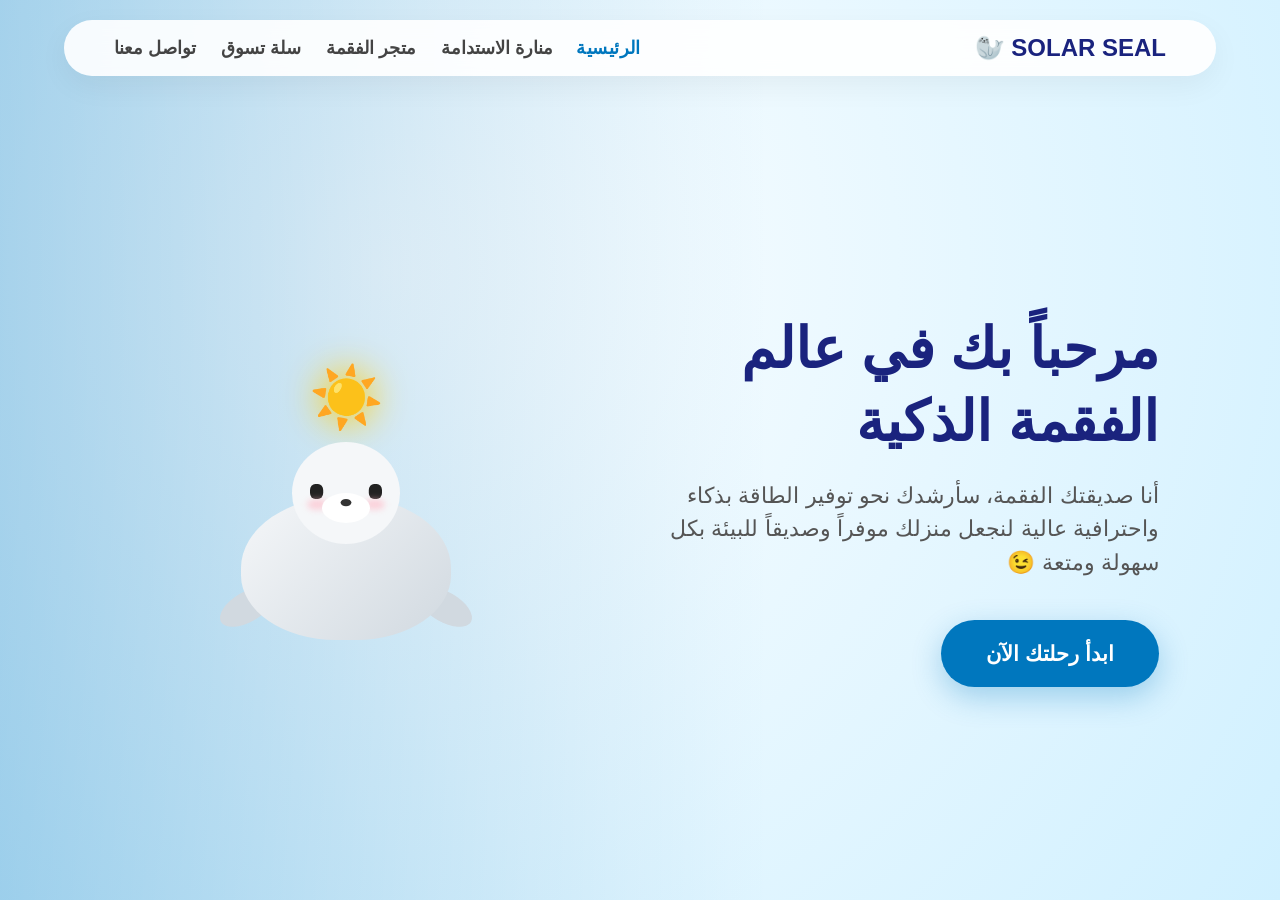
<file: index.html>
<!DOCTYPE html>
<html lang="ar" dir="rtl">
<head>
  <meta charset="UTF-8">
  <meta name="viewport" content="width=device-width, initial-scale=1.0">
  <title>منارة الابحاث | عالم الفقمة الذكي</title>
  <link rel="stylesheet" href="style-index.css">
</head>

<body>

  <header>
    <div class="logo">SOLAR SEAL 🦭</div>

    <nav>
      <a href="index.html" class="active">الرئيسية</a>
      <a href="sustainability.html">منارة الاستدامة</a>
      <a href="shop.html">متجر الفقمة</a>
      <a href="cart.html">سلة تسوق</a>
      <a href="contact.html">تواصل معنا</a>
    </nav>
  </header>

  <section class="hero">
    <div class="hero-content">
      <h1>مرحباً بك في عالم الفقمة الذكية</h1>
      <p>
        أنا صديقتك الفقمة، سأرشدك نحو توفير الطاقة بذكاء واحترافية عالية
        لنجعل منزلك موفراً وصديقاً للبيئة بكل سهولة ومتعة 😉
      </p>
      <a href="sustainability.html" class="cta-button">ابدأ رحلتك الآن</a>
    </div>

    <div class="seal-art-box">
      <div class="floating-sun">☀️</div>

      <div class="seal-main-body">
        <div class="side-flipper left"></div>
        <div class="side-flipper right"></div>

        <div class="seal-cute-head">
          <div class="eye-sparkle left"></div>
          <div class="eye-sparkle right"></div>

          <div class="pink-cheeks left"></div>
          <div class="pink-cheeks right"></div>

          <div class="cute-nose">
            <div class="nose-dot"></div>
          </div>
        </div>
      </div>

      <div class="sea"></div>
    </div>
  </section>

  <script>
    window.addEventListener("DOMContentLoaded", () => {
      document.body.style.transform = "translateX(100%)";
      document.body.style.opacity = "0";
      document.body.style.transition = "transform 0.10s ease-out, opacity 0.35s ease-out";

      setTimeout(() => {
        document.body.style.transform = "translateX(0)";
        document.body.style.opacity = "1";
      }, 50);
    });
  </script>

</body>

</html>
</file>
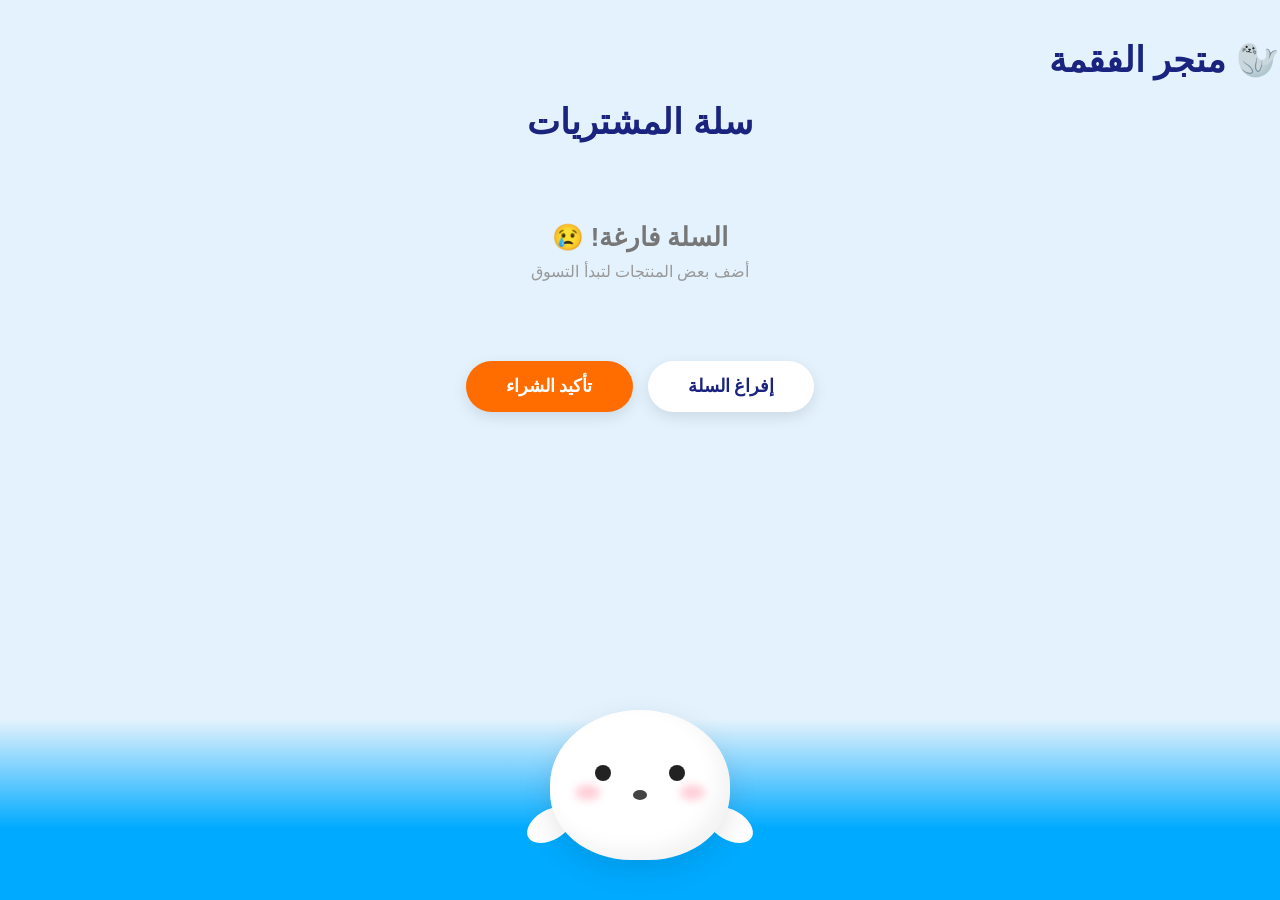
<file: cart.html>
<!DOCTYPE html>
<html lang="ar" dir="rtl">
<head>
    <meta charset="UTF-8">
    <meta name="viewport" content="width=device-width, initial-scale=1.0">
    <title>سلة التسوق - متجر الفقمة اللطيفة</title>
    <link rel="stylesheet " href="style-cart.css">

</head>
<body>

<header>
    <div class="logo-container">
        <span>🦭 متجر الفقمة</span>
    </div>
</header>

<h1>سلة المشتريات</h1>

<div id="cart" class="cart-list"></div>

<div class="actions">
    <button class="btn btn-clear" onclick="clearCart()">إفراغ السلة</button>
    <button class="btn btn-confirm" onclick="confirmOrder()">تأكيد الشراء</button>
</div>

<div class="ocean-floor"></div>
<div class="seal-container">
    <div class="cute-seal">
        <div class="seal-eye left"></div>
        <div class="seal-eye right"></div>
        <div class="seal-blush left"></div>
        <div class="seal-blush right"></div>
        <div class="seal-nose"></div>
        <div class="flipper left"></div>
        <div class="flipper right"></div>
    </div>
</div>

<script>
    function loadCart() {
        const cartDiv = document.getElementById('cart');
        const items = JSON.parse(localStorage.getItem('cartItems')) || [];
        cartDiv.innerHTML = '';

        if (items.length === 0) {
            cartDiv.innerHTML = `
                <div class="empty-msg">
                    <span>السلة فارغة! 😢</span>
                    <small style="font-size: 1rem; color: #999; font-weight: normal;">أضف بعض المنتجات لتبدأ التسوق</small>
                </div>`;
        } else {
            items.forEach((item, index) => {
                const div = document.createElement('div');
                div.className = 'cart-item';
                div.innerHTML = `
                    <div class="item-info">
                        <span class="item-name">${item.name}</span>
                        <span class="item-price">${item.price} JOD</span>
                    </div>
                    <button class="remove-btn" onclick="removeItem(${index})">إزالة</button>
                `;
                cartDiv.appendChild(div);
            });
        }
    }

    function removeItem(index) {
        let items = JSON.parse(localStorage.getItem('cartItems')) || [];
        items.splice(index, 1);
        localStorage.setItem('cartItems', JSON.stringify(items));
        loadCart();
    }

    function clearCart() {
        let items = JSON.parse(localStorage.getItem('cartItems')) || [];
        if (items.length > 0) {
            localStorage.removeItem('cartItems');
            loadCart();
            alert("تم إفراغ السلة بالكامل! 🦭");
        } else {
            alert("السلة فارغة بالفعل!");
        }
    }

    function confirmOrder() {
        const items = JSON.parse(localStorage.getItem('cartItems')) || [];
        if (items.length === 0) {
            alert("سلتك فارغة! سيتم تحويلك لصفحة المنتجات الآن.");
            window.location.href = 'shop.html';
        } else {
            //   تظهر الرسالة ثم يتم التحويل للمنارة المعلومات
            alert("تم تأكيد طلبك بنجاح الفقمة سعيدة جدا الان! 🦭✨");
            window.location.href ='sustainability.html';
        }
    }

    window.onload = loadCart;
</script>

</body>

</html>
</file>
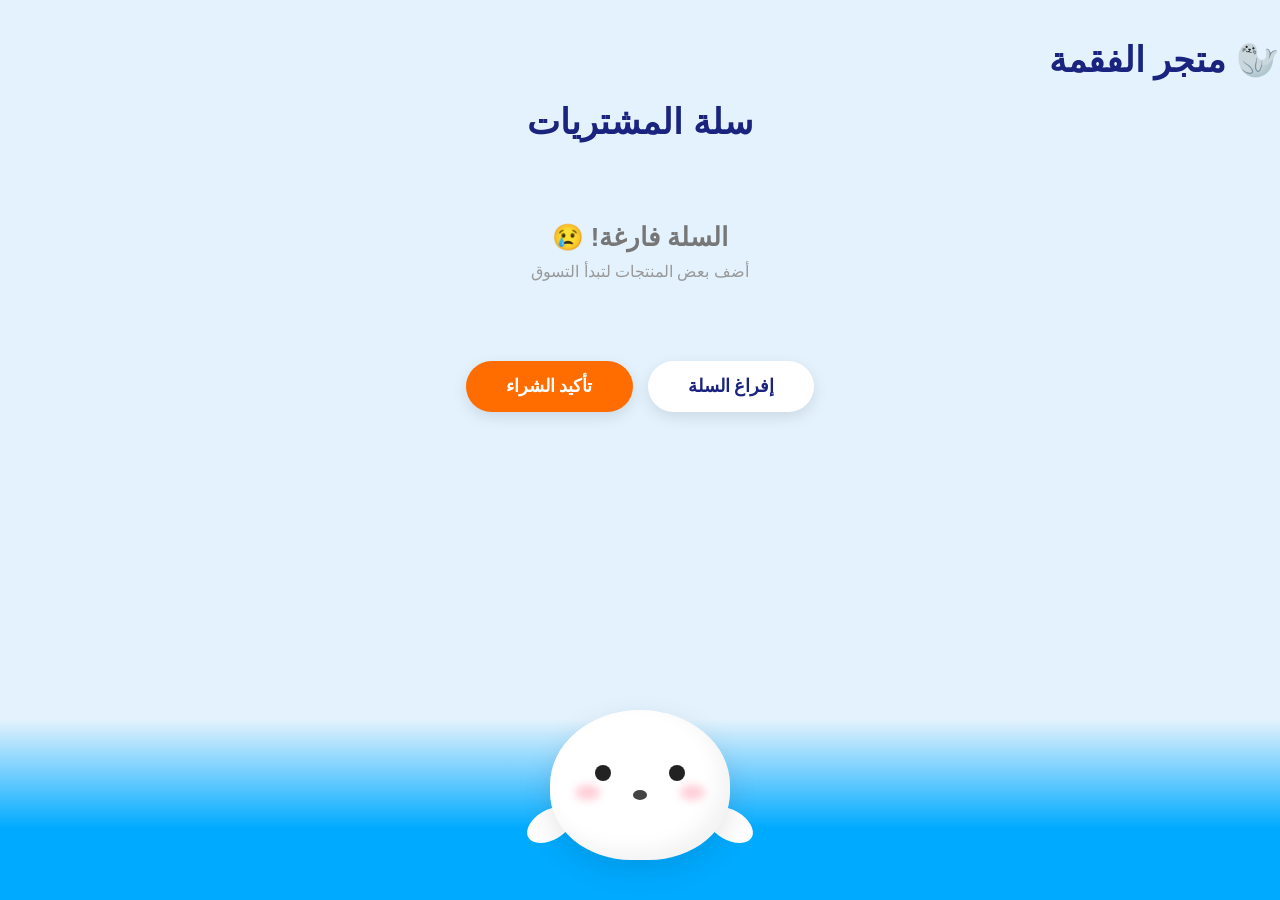
<file: cart.html.html>
<!DOCTYPE html>
<html lang="ar" dir="rtl">
<head>
    <meta charset="UTF-8">
    <meta name="viewport" content="width=device-width, initial-scale=1.0">
    <title>سلة التسوق - متجر الفقمة اللطيفة</title>
    <link rel="stylesheet " href="style-cart.css.css">

</head>
<body>

<header>
    <div class="logo-container">
        <span>🦭 متجر الفقمة</span>
    </div>
</header>

<h1>سلة المشتريات</h1>

<div id="cart" class="cart-list"></div>

<div class="actions">
    <button class="btn btn-clear" onclick="clearCart()">إفراغ السلة</button>
    <button class="btn btn-confirm" onclick="confirmOrder()">تأكيد الشراء</button>
</div>

<div class="ocean-floor"></div>
<div class="seal-container">
    <div class="cute-seal">
        <div class="seal-eye left"></div>
        <div class="seal-eye right"></div>
        <div class="seal-blush left"></div>
        <div class="seal-blush right"></div>
        <div class="seal-nose"></div>
        <div class="flipper left"></div>
        <div class="flipper right"></div>
    </div>
</div>

<script>
    function loadCart() {
        const cartDiv = document.getElementById('cart');
        const items = JSON.parse(localStorage.getItem('cartItems')) || [];
        cartDiv.innerHTML = '';

        if (items.length === 0) {
            cartDiv.innerHTML = `
                <div class="empty-msg">
                    <span>السلة فارغة! 😢</span>
                    <small style="font-size: 1rem; color: #999; font-weight: normal;">أضف بعض المنتجات لتبدأ التسوق</small>
                </div>`;
        } else {
            items.forEach((item, index) => {
                const div = document.createElement('div');
                div.className = 'cart-item';
                div.innerHTML = `
                    <div class="item-info">
                        <span class="item-name">${item.name}</span>
                        <span class="item-price">${item.price} JOD</span>
                    </div>
                    <button class="remove-btn" onclick="removeItem(${index})">إزالة</button>
                `;
                cartDiv.appendChild(div);
            });
        }
    }

    function removeItem(index) {
        let items = JSON.parse(localStorage.getItem('cartItems')) || [];
        items.splice(index, 1);
        localStorage.setItem('cartItems', JSON.stringify(items));
        loadCart();
    }

    function clearCart() {
        let items = JSON.parse(localStorage.getItem('cartItems')) || [];
        if (items.length > 0) {
            localStorage.removeItem('cartItems');
            loadCart();
            alert("تم إفراغ السلة بالكامل! 🦭");
        } else {
            alert("السلة فارغة بالفعل!");
        }
    }

    function confirmOrder() {
        const items = JSON.parse(localStorage.getItem('cartItems')) || [];
        if (items.length === 0) {
            alert("سلتك فارغة! سيتم تحويلك لصفحة المنتجات الآن.");
            window.location.href = 'shop.html.html';
        } else {
            //   تظهر الرسالة ثم يتم التحويل للمنارة المعلومات
            alert("تم تأكيد طلبك بنجاح الفقمة سعيدة جدا الان! 🦭✨");
            window.location.href ='sustainability.html.html';
        }
    }

    window.onload = loadCart;
</script>

</body>
</html>
</file>
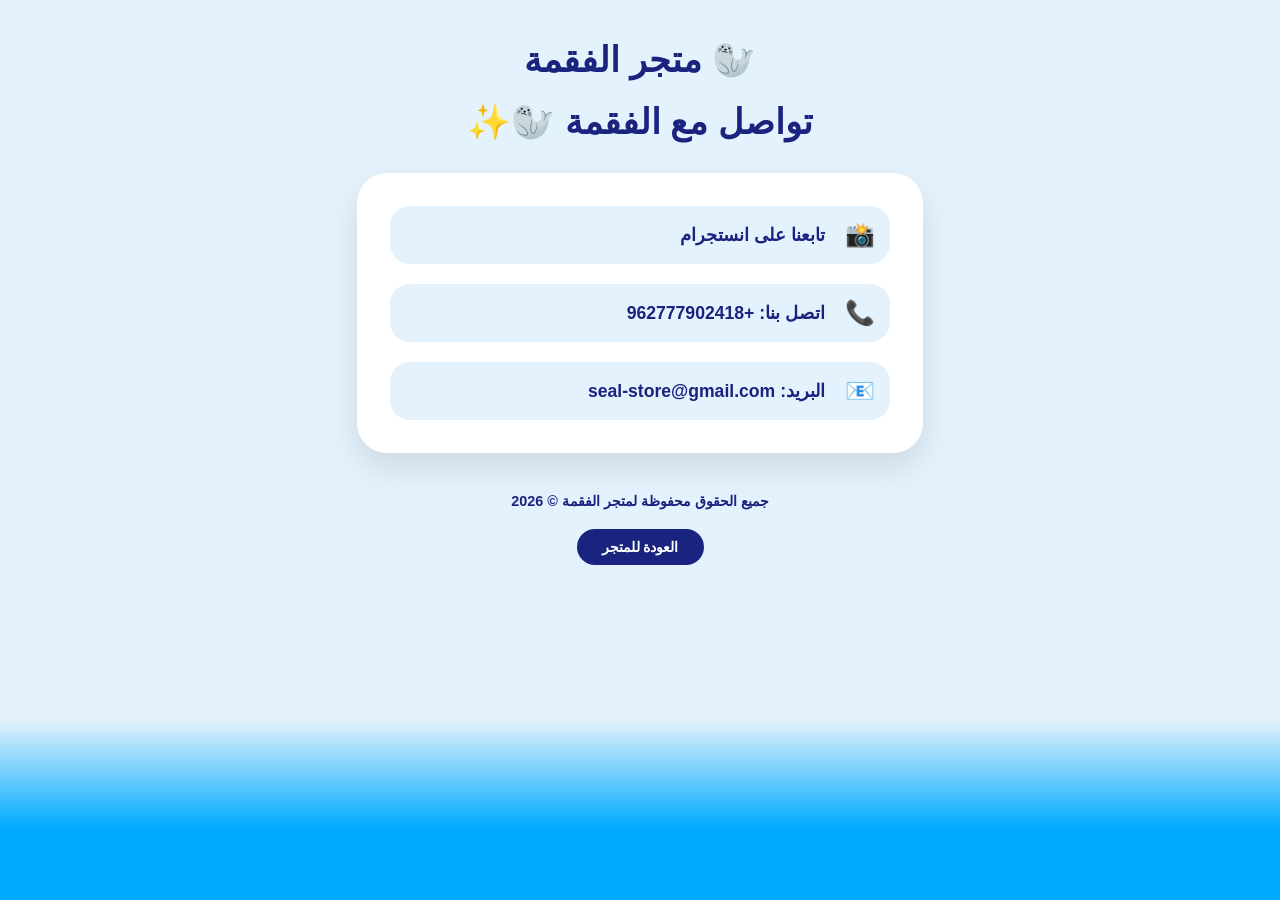
<file: contact.html>
<!DOCTYPE html>
<html lang="ar" dir="rtl">
<head>
    <meta charset="UTF-8">
    <meta name="viewport" content="width=device-width, initial-scale=1.0">
    <title>تواصل معنا - متجر الفقمة</title>
       <link rel="stylesheet " href="style-contact.css">


</head>
<body>

<header>
    <div class="logo-container">
        <span>🦭 متجر الفقمة</span>
    </div>
</header>

<h1>تواصل مع الفقمة 🦭✨</h1>

<div class="contact-card">
    <a href="https://www.instagram.com/batoolshamlakh?igsh=YjV2MHJ0aGkyMXZk&utm_source=qr" class="contact-item" target="_blank">
        <span class="icon">📸</span>
        <span class="contact-text">تابعنا على انستجرام</span>
    </a>

    <a href="tel:+962 7 7790 2418" class="contact-item">
        <span class="icon">📞</span>
        <span class="contact-text">اتصل بنا: +962777902418</span>
    </a>

    <a href="batoolshamlakh@gmail.com" class="contact-item">
        <span class="icon">📧</span>
        <span class="contact-text">البريد: seal-store@gmail.com</span>
    </a>
</div>

<div class="footer-rights">
    جميع الحقوق محفوظة  لمتجر الفقمة © 2026
</div>

<a href="index.html" class="back-btn">العودة للمتجر</a>

<div class="ocean-floor"></div>
<div class="seal-container">
    <div class="cute-seal">
        <div class="seal-eye left"></div>
        <div class="seal-eye right"></div>
        <div class="seal-nose"></div>
    </div>
</div>

</body>

</html>
</file>
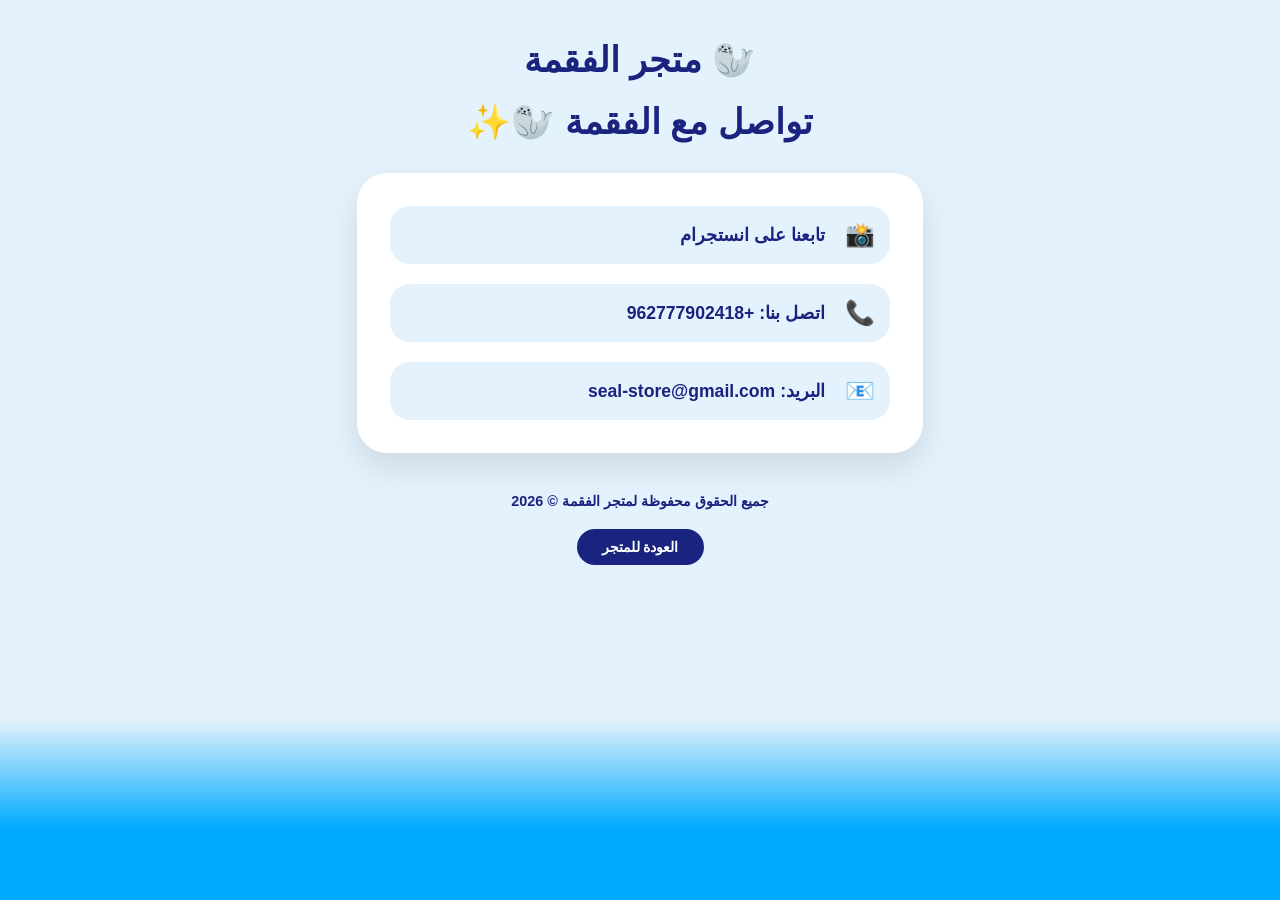
<file: contact.html.html>
<!DOCTYPE html>
<html lang="ar" dir="rtl">
<head>
    <meta charset="UTF-8">
    <meta name="viewport" content="width=device-width, initial-scale=1.0">
    <title>تواصل معنا - متجر الفقمة</title>
       <link rel="stylesheet " href="style-contact.css.css">


</head>
<body>

<header>
    <div class="logo-container">
        <span>🦭 متجر الفقمة</span>
    </div>
</header>

<h1>تواصل مع الفقمة 🦭✨</h1>

<div class="contact-card">
    <a href="https://www.instagram.com/batoolshamlakh?igsh=YjV2MHJ0aGkyMXZk&utm_source=qr" class="contact-item" target="_blank">
        <span class="icon">📸</span>
        <span class="contact-text">تابعنا على انستجرام</span>
    </a>

    <a href="tel:+962 7 7790 2418" class="contact-item">
        <span class="icon">📞</span>
        <span class="contact-text">اتصل بنا: +962777902418</span>
    </a>

    <a href="batoolshamlakh@gmail.com" class="contact-item">
        <span class="icon">📧</span>
        <span class="contact-text">البريد: seal-store@gmail.com</span>
    </a>
</div>

<div class="footer-rights">
    جميع الحقوق محفوظة  لمتجر الفقمة © 2026
</div>

<a href="index.html.html" class="back-btn">العودة للمتجر</a>

<div class="ocean-floor"></div>
<div class="seal-container">
    <div class="cute-seal">
        <div class="seal-eye left"></div>
        <div class="seal-eye right"></div>
        <div class="seal-nose"></div>
    </div>
</div>

</body>
</html>
</file>
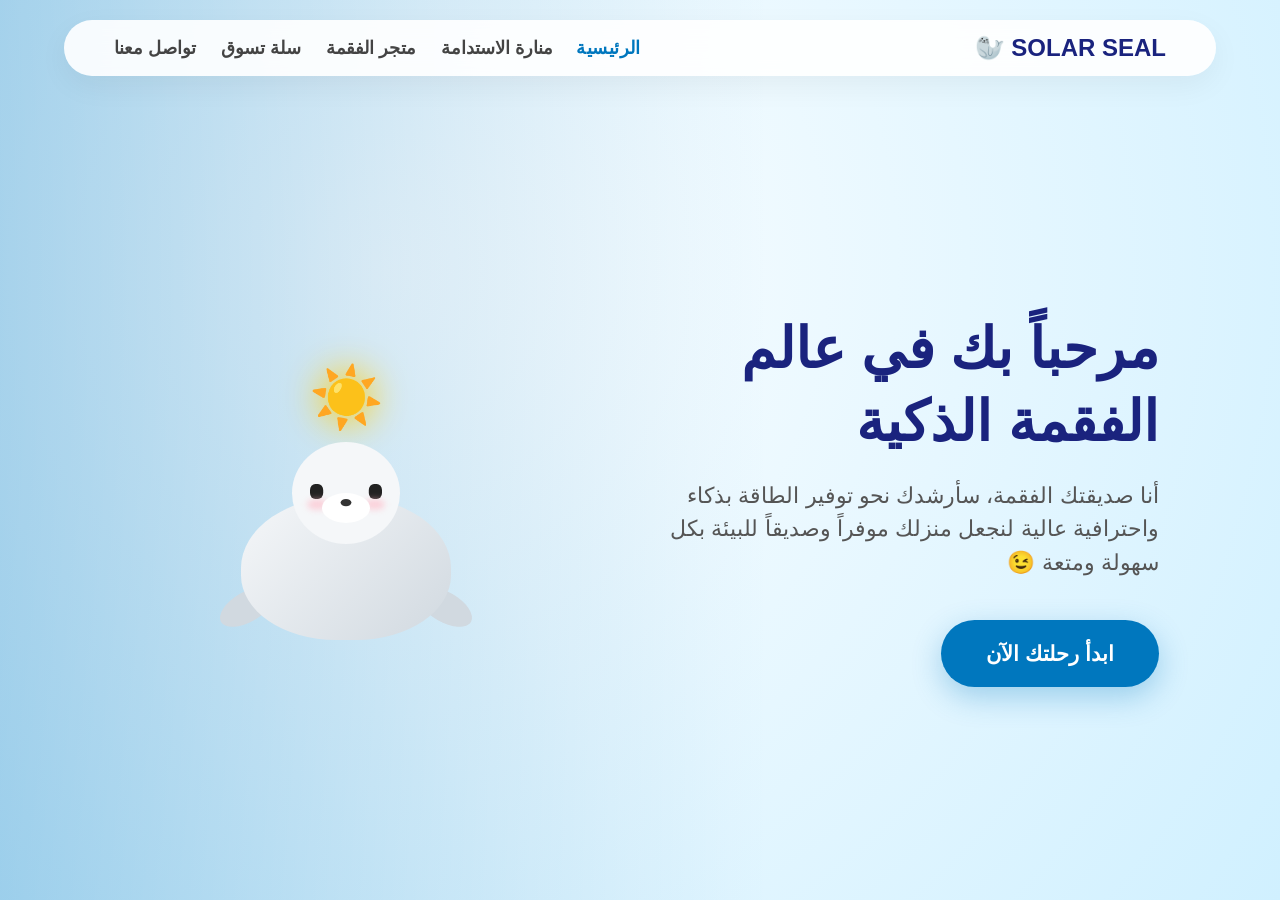
<file: index.html.html>
<!DOCTYPE html>
<html lang="ar" dir="rtl">
<head>
  <meta charset="UTF-8">
  <meta name="viewport" content="width=device-width, initial-scale=1.0">
  <title>منارة الابحاث | عالم الفقمة الذكي</title>
  <link rel="stylesheet" href="style-index.css.css">
</head>

<body>

  <header>
    <div class="logo">SOLAR SEAL 🦭</div>

    <nav>
      <a href="index.html.html" class="active">الرئيسية</a>
      <a href="sustainability.html.html">منارة الاستدامة</a>
      <a href="shop.html.html">متجر الفقمة</a>
      <a href="cart.html.html">سلة تسوق</a>
      <a href="contact.html.html">تواصل معنا</a>
    </nav>
  </header>

  <section class="hero">
    <div class="hero-content">
      <h1>مرحباً بك في عالم الفقمة الذكية</h1>
      <p>
        أنا صديقتك الفقمة، سأرشدك نحو توفير الطاقة بذكاء واحترافية عالية
        لنجعل منزلك موفراً وصديقاً للبيئة بكل سهولة ومتعة 😉
      </p>
      <a href="sustainability.html.html" class="cta-button">ابدأ رحلتك الآن</a>
    </div>

    <div class="seal-art-box">
      <div class="floating-sun">☀️</div>

      <div class="seal-main-body">
        <div class="side-flipper left"></div>
        <div class="side-flipper right"></div>

        <div class="seal-cute-head">
          <div class="eye-sparkle left"></div>
          <div class="eye-sparkle right"></div>

          <div class="pink-cheeks left"></div>
          <div class="pink-cheeks right"></div>

          <div class="cute-nose">
            <div class="nose-dot"></div>
          </div>
        </div>
      </div>

      <div class="sea"></div>
    </div>
  </section>

  <script>
    window.addEventListener("DOMContentLoaded", () => {
      document.body.style.transform = "translateX(100%)";
      document.body.style.opacity = "0";
      document.body.style.transition = "transform 0.10s ease-out, opacity 0.35s ease-out";

      setTimeout(() => {
        document.body.style.transform = "translateX(0)";
        document.body.style.opacity = "1";
      }, 50);
    });
  </script>

</body>
</html>
</file>
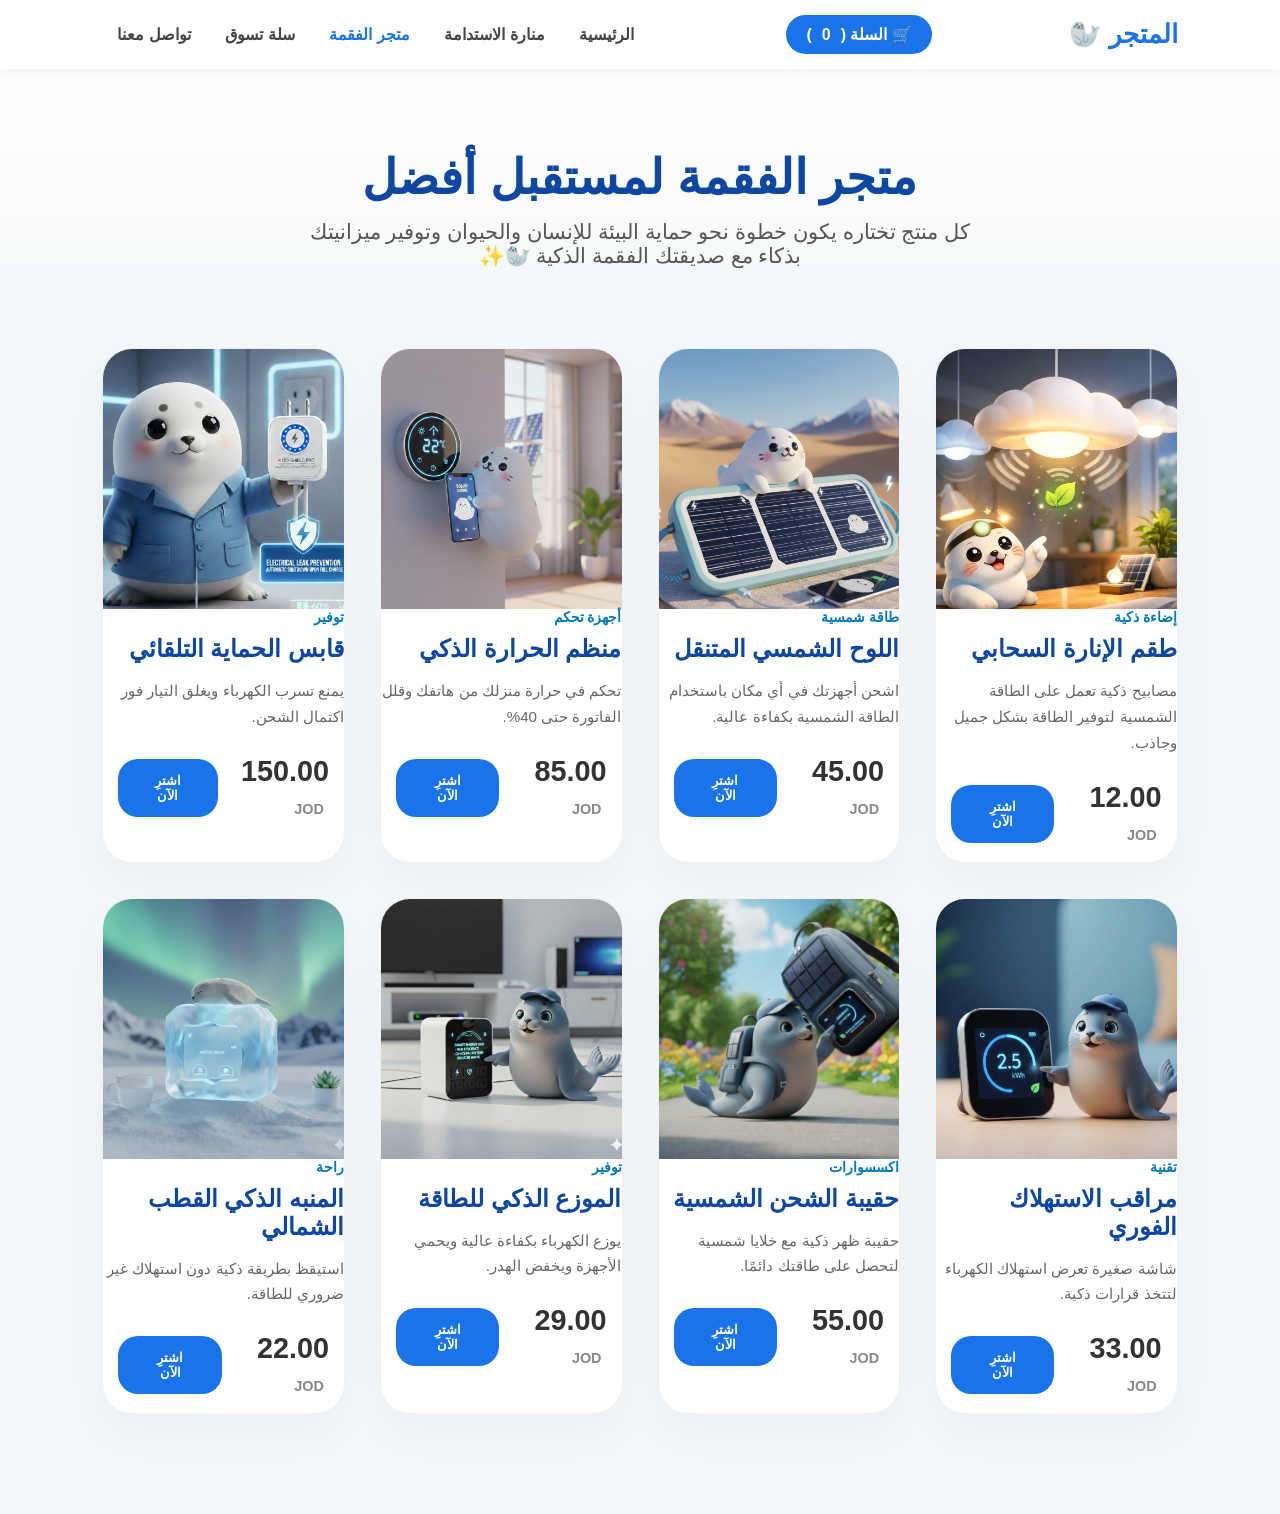
<file: shop.html>
<!DOCTYPE html>
<html lang="ar" dir="rtl">
<head>
<meta charset="UTF-8">
<meta name="viewport" content="width=device-width, initial-scale=1.0">
<title>متجر الفقمة - عالم الفقمة الذكي</title>
<link rel="stylesheet" href="style-shpo.css">
</head>
<body>

<header>
    <div class="logo">المتجر 🦭</div>
    <div class="cart-status" onclick="window.location.href='cart.html'">
        🛒 السلة (<span id="cart-count">0</span>) 
    </div>
    <nav>
        <a href="index.html">الرئيسية</a>
        <a href="sustainability.html">منارة الاستدامة</a>
        <a href="shop.html" class="active">متجر الفقمة</a>
        <a href="cart.html">سلة تسوق</a>
        <a href="contact.html">تواصل معنا</a>
       
    </nav>
</header>

<section class="hero-section">
    <h1>متجر الفقمة لمستقبل أفضل</h1>
    <p>كل منتج تختاره يكون خطوة نحو حماية البيئة للإنسان والحيوان وتوفير ميزانيتك بذكاء مع صديقتك الفقمة الذكية 🦭✨</p>
</section>

<main class="products-grid">

    <div class="product-card">
        <div class="img-holder"><img src="smart-light.jpeg" alt="منتج 1"></div>
        <div class="content">
            <span class="category">إضاءة ذكية</span>
            <h3>طقم الإنارة السحابي</h3>
            <p>مصابيح ذكية تعمل على الطاقة الشمسية لتوفير الطاقة بشكل جميل وجاذب.</p>
            <div class="footer-card">
                <div class="price">12.00 <span>JOD</span></div>
                <button class="add-btn" onclick="addToCart('طقم الإنارة السحابي', 12)">اشترِ الآن</button>
            </div>
        </div>
    </div>

    <div class="product-card">
        <div class="img-holder"><img src="solar-panel.png" alt="منتج 2"></div>
        <div class="content">
            <span class="category">طاقة شمسية</span>
            <h3>اللوح الشمسي المتنقل</h3>
            <p>اشحن أجهزتك في أي مكان باستخدام الطاقة الشمسية بكفاءة عالية.</p>
            <div class="footer-card">
                <div class="price">45.00 <span>JOD</span></div>
                <button class="add-btn" onclick="addToCart('اللوح الشمسي المتنقل', 45)">اشترِ الآن</button>
            </div>
        </div>
    </div>

    <div class="product-card">
        <div class="img-holder"><img src="remote-control.png" alt="منتج 3"></div>
        <div class="content">
            <span class="category">أجهزة تحكم</span>
            <h3>منظم الحرارة الذكي</h3>
            <p>تحكم في حرارة منزلك من هاتفك وقلل الفاتورة حتى 40%.</p>
            <div class="footer-card">
                <div class="price">85.00 <span>JOD</span></div>
                <button class="add-btn" onclick="addToCart('منظم الحرارة الذكي', 85)">اشترِ الآن</button>
            </div>
        </div>
    </div>

    <div class="product-card">
        <div class="img-holder"><img src="auto-protection-plug.png" alt="منتج 4"></div>
        <div class="content">
            <span class="category">توفير</span>
            <h3>قابس الحماية التلقائي</h3>
            <p>يمنع تسرب الكهرباء ويغلق التيار فور اكتمال الشحن.</p>
            <div class="footer-card">
                <div class="price">150.00 <span>JOD</span></div>
                <button class="add-btn" onclick="addToCart('قابس الحماية التلقائي', 150)">اشترِ الآن</button>
            </div>
        </div>
    </div>

    <div class="product-card">
        <div class="img-holder"><img src="instant-usage-monitor.png" alt="منتج 5"></div>
        <div class="content">
            <span class="category">تقنية</span>
            <h3>مراقب الاستهلاك الفوري</h3>
            <p>شاشة صغيرة تعرض استهلاك الكهرباء لتتخذ قرارات ذكية.</p>
            <div class="footer-card">
                <div class="price">33.00 <span>JOD</span></div>
                <button class="add-btn" onclick="addToCart('مراقب الاستهلاك الفوري', 33)">اشترِ الآن</button>
            </div>
        </div>
    </div>

    <div class="product-card">
        <div class="img-holder"><img src="solar-backpack.jpeg" alt="منتج 6"></div>
        <div class="content">
            <span class="category">اكسسوارات</span>
            <h3>حقيبة الشحن الشمسية</h3>
            <p>حقيبة ظهر ذكية مع خلايا شمسية لتحصل على طاقتك دائمًا.</p>
            <div class="footer-card">
                <div class="price">55.00 <span>JOD</span></div>
                <button class="add-btn" onclick="addToCart('حقيبة الشحن الشمسية', 55)">اشترِ الآن</button>
            </div>
        </div>
    </div>

    <div class="product-card">
        <div class="img-holder"><img src="smart-power-strip.png" alt="منتج 7"></div>
        <div class="content">
            <span class="category">توفير</span>
            <h3>الموزع الذكي للطاقة</h3>
            <p>يوزع الكهرباء بكفاءة عالية ويحمي الأجهزة ويخفض الهدر.</p>
            <div class="footer-card">
                <div class="price">29.00 <span>JOD</span></div>
                <button class="add-btn" onclick="addToCart('الموزع الذكي للطاقة', 29)">اشترِ الآن</button>
            </div>
        </div>
    </div>

    <div class="product-card">
        <div class="img-holder"><img src="smart-alarm.png" alt="منتج 8"></div>
        <div class="content">
            <span class="category">راحة</span>
            <h3>المنبه الذكي القطب الشمالي</h3>
            <p>استيقظ بطريقة ذكية دون استهلاك غير ضروري للطاقة.</p>
            <div class="footer-card">
                <div class="price">22.00 <span>JOD</span></div>
                <button class="add-btn" onclick="addToCart('المنبه الذكي القطب الشمالي', 22)">اشترِ الآن</button>
            </div>
        </div>
    </div>

</main>

<script>
// تحديث عداد السلة
function updateCartCount() {
    const cartItems = JSON.parse(localStorage.getItem('cartItems')) || [];
    document.getElementById('cart-count').innerText = cartItems.length;
}

// إضافة منتجات للسلة
function addToCart(productName, price) {
    let cartItems = JSON.parse(localStorage.getItem('cartItems')) || [];
    cartItems.push({name: productName, price: price});
    localStorage.setItem('cartItems', JSON.stringify(cartItems));
    updateCartCount();
    alert(productName + " تمت إضافته للسلة!");
}

// حركة بسيطة عند تحميل الصفحة
window.addEventListener("DOMContentLoaded", () => {
    const cards = document.querySelectorAll('.product-card');
    cards.forEach((card, i) => setTimeout(() => { card.style.opacity = 1; }, i * 150));
    updateCartCount();
});
</script>

</body>

</html>
</file>
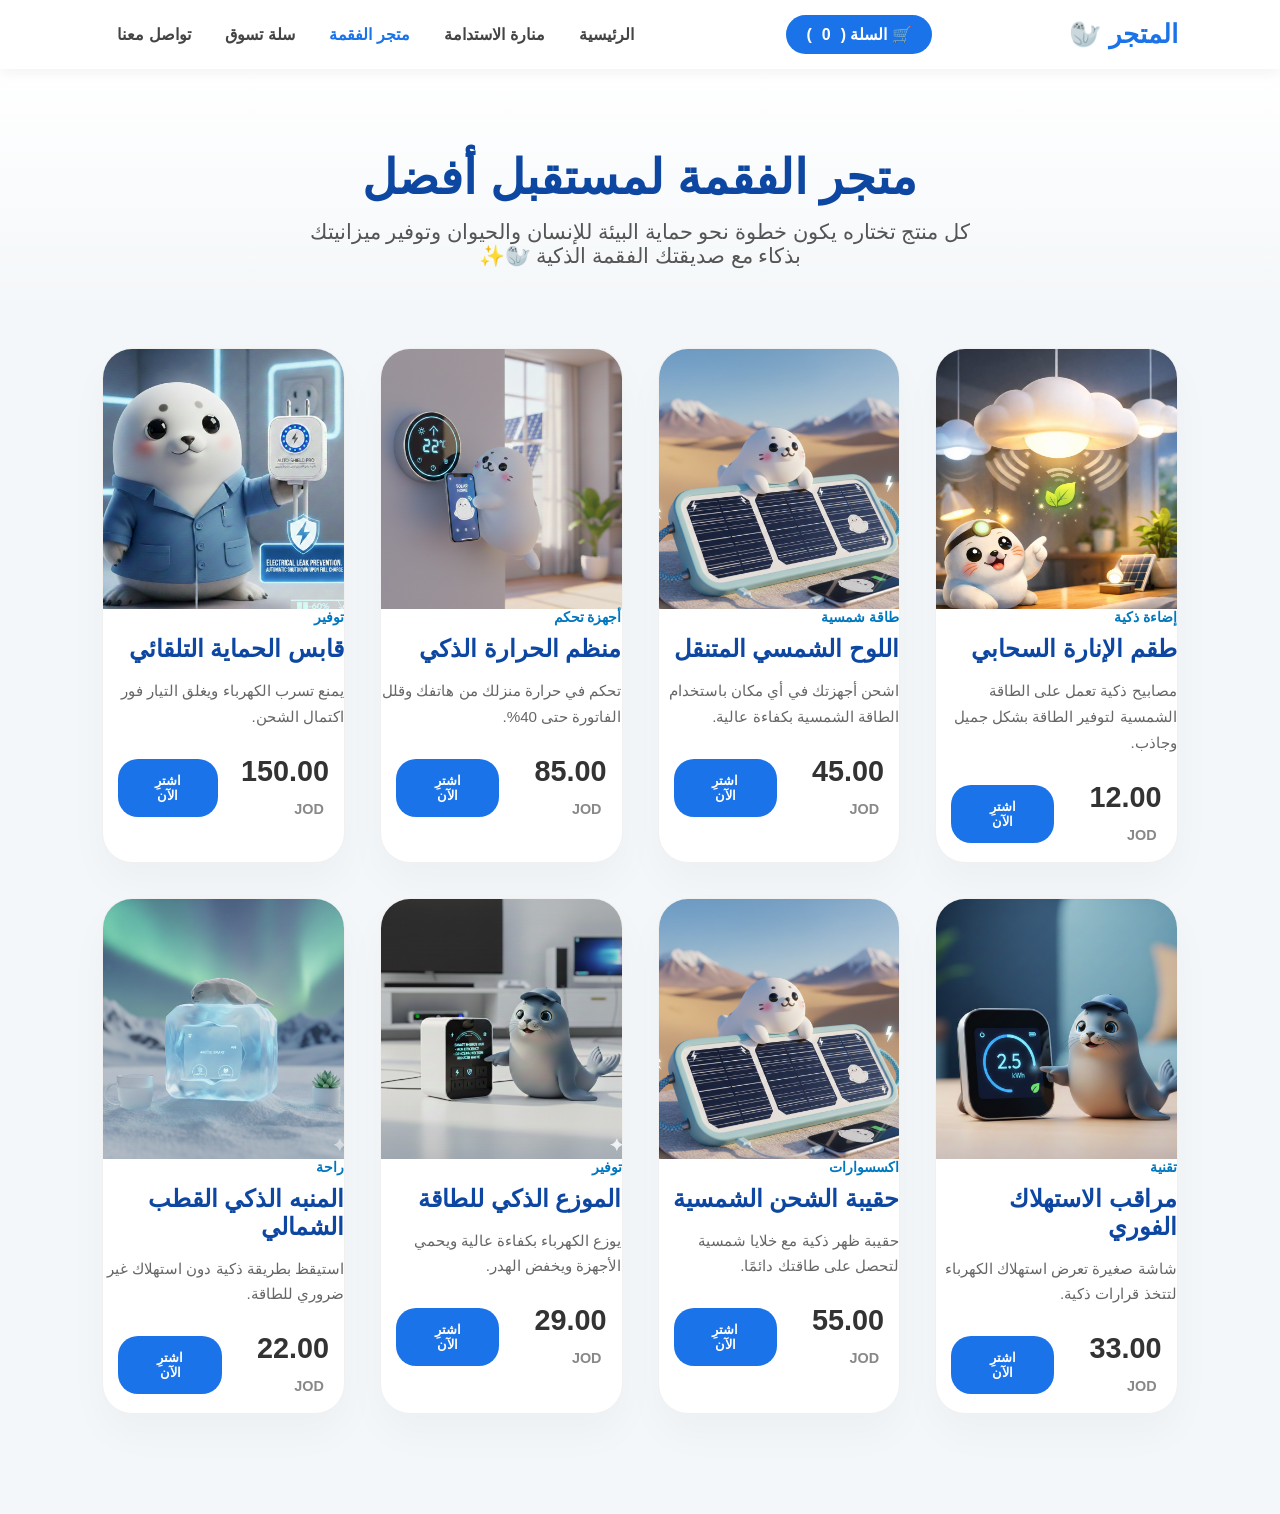
<file: shop.html.html>
<!DOCTYPE html>
<html lang="ar" dir="rtl">
<head>
<meta charset="UTF-8">
<meta name="viewport" content="width=device-width, initial-scale=1.0">
<title>متجر الفقمة - عالم الفقمة الذكي</title>
<link rel="stylesheet" href="style-shpo.css">
</head>
<body>

<header>
    <div class="logo">المتجر 🦭</div>
    <div class="cart-status" onclick="window.location.href='cart.html'">
        🛒 السلة (<span id="cart-count">0</span>) 
    </div>
    <nav>
        <a href="index.html">الرئيسية</a>
        <a href="sustainability.html">منارة الاستدامة</a>
        <a href="shop.html" class="active">متجر الفقمة</a>
        <a href="cart.html">سلة تسوق</a>
        <a href="contact.html">تواصل معنا</a>
       
    </nav>
</header>

<section class="hero-section">
    <h1>متجر الفقمة لمستقبل أفضل</h1>
    <p>كل منتج تختاره يكون خطوة نحو حماية البيئة للإنسان والحيوان وتوفير ميزانيتك بذكاء مع صديقتك الفقمة الذكية 🦭✨</p>
</section>

<main class="products-grid">

    <div class="product-card">
        <div class="img-holder"><img src="smart-light.jpeg" alt="منتج 1"></div>
        <div class="content">
            <span class="category">إضاءة ذكية</span>
            <h3>طقم الإنارة السحابي</h3>
            <p>مصابيح ذكية تعمل على الطاقة الشمسية لتوفير الطاقة بشكل جميل وجاذب.</p>
            <div class="footer-card">
                <div class="price">12.00 <span>JOD</span></div>
                <button class="add-btn" onclick="addToCart('طقم الإنارة السحابي', 12)">اشترِ الآن</button>
            </div>
        </div>
    </div>

    <div class="product-card">
        <div class="img-holder"><img src="solar-panel.png" alt="منتج 2"></div>
        <div class="content">
            <span class="category">طاقة شمسية</span>
            <h3>اللوح الشمسي المتنقل</h3>
            <p>اشحن أجهزتك في أي مكان باستخدام الطاقة الشمسية بكفاءة عالية.</p>
            <div class="footer-card">
                <div class="price">45.00 <span>JOD</span></div>
                <button class="add-btn" onclick="addToCart('اللوح الشمسي المتنقل', 45)">اشترِ الآن</button>
            </div>
        </div>
    </div>

    <div class="product-card">
        <div class="img-holder"><img src="remote-control.png" alt="منتج 3"></div>
        <div class="content">
            <span class="category">أجهزة تحكم</span>
            <h3>منظم الحرارة الذكي</h3>
            <p>تحكم في حرارة منزلك من هاتفك وقلل الفاتورة حتى 40%.</p>
            <div class="footer-card">
                <div class="price">85.00 <span>JOD</span></div>
                <button class="add-btn" onclick="addToCart('منظم الحرارة الذكي', 85)">اشترِ الآن</button>
            </div>
        </div>
    </div>

    <div class="product-card">
        <div class="img-holder"><img src="auto-protection-plug.png" alt="منتج 4"></div>
        <div class="content">
            <span class="category">توفير</span>
            <h3>قابس الحماية التلقائي</h3>
            <p>يمنع تسرب الكهرباء ويغلق التيار فور اكتمال الشحن.</p>
            <div class="footer-card">
                <div class="price">150.00 <span>JOD</span></div>
                <button class="add-btn" onclick="addToCart('قابس الحماية التلقائي', 150)">اشترِ الآن</button>
            </div>
        </div>
    </div>

    <div class="product-card">
        <div class="img-holder"><img src="instant-usage-monitor.png" alt="منتج 5"></div>
        <div class="content">
            <span class="category">تقنية</span>
            <h3>مراقب الاستهلاك الفوري</h3>
            <p>شاشة صغيرة تعرض استهلاك الكهرباء لتتخذ قرارات ذكية.</p>
            <div class="footer-card">
                <div class="price">33.00 <span>JOD</span></div>
                <button class="add-btn" onclick="addToCart('مراقب الاستهلاك الفوري', 33)">اشترِ الآن</button>
            </div>
        </div>
    </div>

    <div class="product-card">
        <div class="img-holder"><img src="solar-panel.png" alt="منتج 6"></div>
        <div class="content">
            <span class="category">اكسسوارات</span>
            <h3>حقيبة الشحن الشمسية</h3>
            <p>حقيبة ظهر ذكية مع خلايا شمسية لتحصل على طاقتك دائمًا.</p>
            <div class="footer-card">
                <div class="price">55.00 <span>JOD</span></div>
                <button class="add-btn" onclick="addToCart('حقيبة الشحن الشمسية', 55)">اشترِ الآن</button>
            </div>
        </div>
    </div>

    <div class="product-card">
        <div class="img-holder"><img src="smart-power-strip.png" alt="منتج 7"></div>
        <div class="content">
            <span class="category">توفير</span>
            <h3>الموزع الذكي للطاقة</h3>
            <p>يوزع الكهرباء بكفاءة عالية ويحمي الأجهزة ويخفض الهدر.</p>
            <div class="footer-card">
                <div class="price">29.00 <span>JOD</span></div>
                <button class="add-btn" onclick="addToCart('الموزع الذكي للطاقة', 29)">اشترِ الآن</button>
            </div>
        </div>
    </div>

    <div class="product-card">
        <div class="img-holder"><img src="smart-alarm.png" alt="منتج 8"></div>
        <div class="content">
            <span class="category">راحة</span>
            <h3>المنبه الذكي القطب الشمالي</h3>
            <p>استيقظ بطريقة ذكية دون استهلاك غير ضروري للطاقة.</p>
            <div class="footer-card">
                <div class="price">22.00 <span>JOD</span></div>
                <button class="add-btn" onclick="addToCart('المنبه الذكي القطب الشمالي', 22)">اشترِ الآن</button>
            </div>
        </div>
    </div>

</main>

<script>
// تحديث عداد السلة
function updateCartCount() {
    const cartItems = JSON.parse(localStorage.getItem('cartItems')) || [];
    document.getElementById('cart-count').innerText = cartItems.length;
}

// إضافة منتجات للسلة
function addToCart(productName, price) {
    let cartItems = JSON.parse(localStorage.getItem('cartItems')) || [];
    cartItems.push({name: productName, price: price});
    localStorage.setItem('cartItems', JSON.stringify(cartItems));
    updateCartCount();
    alert(productName + " تمت إضافته للسلة!");
}

// حركة بسيطة عند تحميل الصفحة
window.addEventListener("DOMContentLoaded", () => {
    const cards = document.querySelectorAll('.product-card');
    cards.forEach((card, i) => setTimeout(() => { card.style.opacity = 1; }, i * 150));
    updateCartCount();
});
</script>

</body>

</html>
</file>
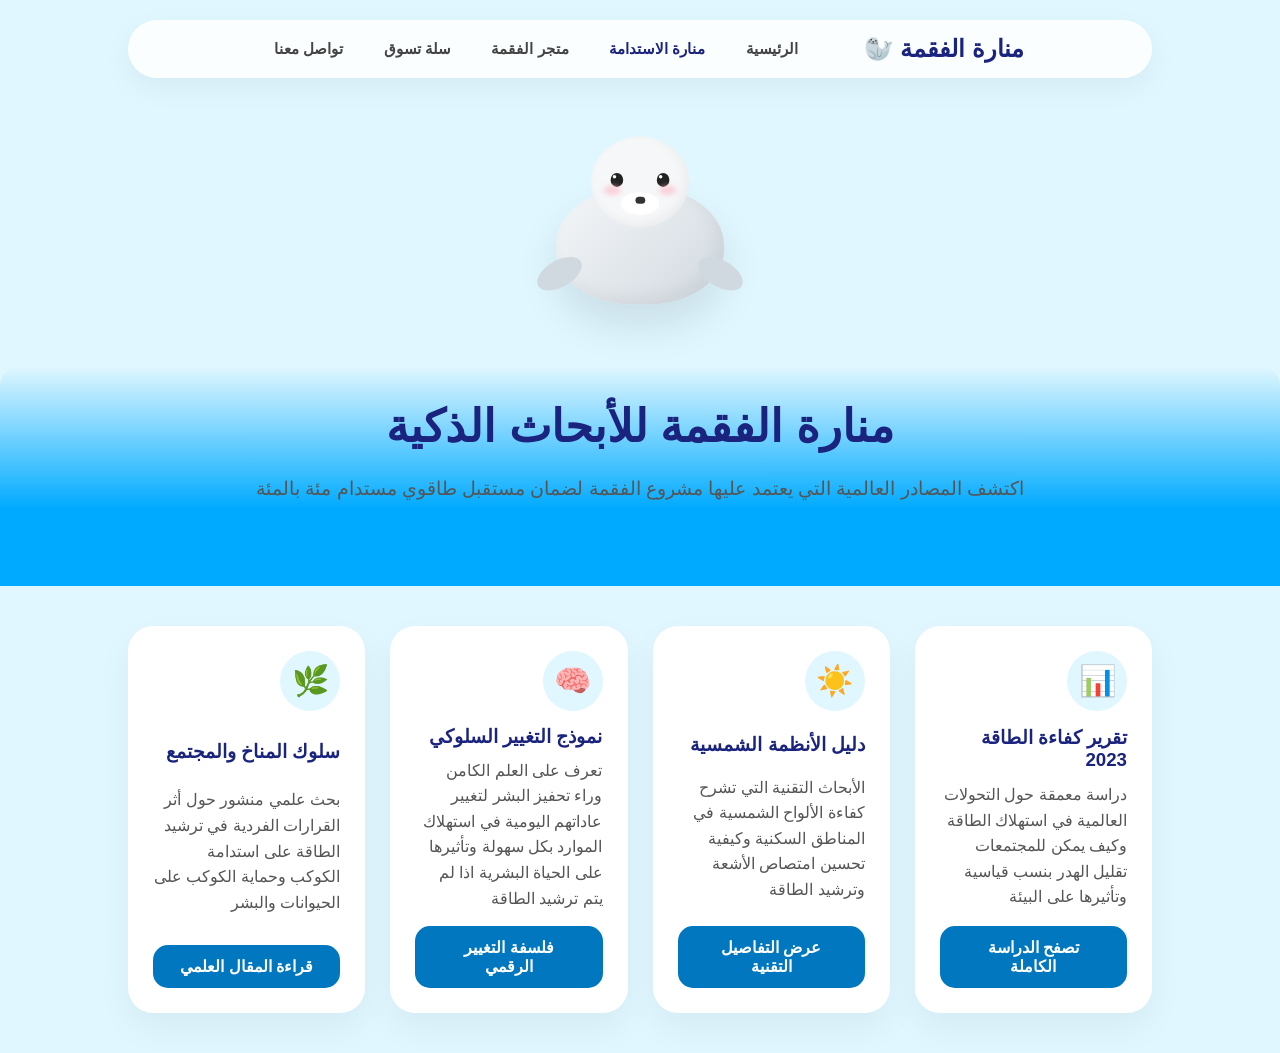
<file: sustainability.html>
<!DOCTYPE html>
<html lang="ar" dir="rtl">
<head>
<meta charset="UTF-8">
<meta name="viewport" content="width=device-width, initial-scale=1.0">
<title>منارة الأبحاث | الفقمة الذكية</title>
<link rel="stylesheet " href="style-sustainobility.css">

</head>
<body>

<header>
    <div class="logo">منارة الفقمة 🦭</div>
   <nav>
        <a href="index.html" >الرئيسية</a>
        <a href="sustainability.html"class="active">منارة الاستدامة</a>
        <a href="shop.html">متجر الفقمة</a>
         <a href="cart.html"> سلة تسوق</a>
        <a href="contact.html">تواصل معنا</a>
       
    </nav>
</header>

<section class="intro-section">
    <div class="seal-art-container">
        <div class="seal-main-body">
            <div class="side-flipper left"></div>
            <div class="side-flipper right"></div>
            <div class="seal-cute-head">
                <div class="eye-sparkle left"></div>
                <div class="eye-sparkle right"></div>
                <div class="pink-cheeks left"></div>
                <div class="pink-cheeks right"></div>
                <div class="cute-nose">
                    <div class="nose-dot"></div>
                </div>
            </div>
        </div>
    </div>
    <h1>منارة الفقمة للأبحاث الذكية</h1>
    <p>اكتشف المصادر العالمية التي يعتمد عليها مشروع الفقمة لضمان مستقبل طاقوي مستدام مئة بالمئة</p>

    <div class="sea"></div>
</section>

<main class="research-grid">
    <div class="card">
        <div class="icon-circle">📊</div>
        <h3>تقرير كفاءة الطاقة 2023</h3>
        <p>دراسة معمقة حول التحولات العالمية في استهلاك الطاقة وكيف يمكن للمجتمعات تقليل الهدر بنسب قياسية وتأثيرها على البيئة</p>
        <a href="https://www.irena.org/-/media/Files/IRENA/Agency/Publication/2024/Nov/IRENA_World_energy_transitions_outlook_2024.pdf?utm_source=chatgpt.com" target="_blank" class="link-btn">تصفح الدراسة الكاملة</a>
    </div>
    <div class="card">
        <div class="icon-circle">☀️</div>
        <h3>دليل الأنظمة الشمسية</h3>
        <p>الأبحاث التقنية التي تشرح كفاءة الألواح الشمسية في المناطق السكنية وكيفية تحسين امتصاص الأشعة وترشيد الطاقة</p>
        <a href="https://www.mdpi.com/2071-1050/17/15/6932?utm_source=chatgpt.com" target="_blank" class="link-btn">عرض التفاصيل التقنية</a>
    </div>
    <div class="card">
        <div class="icon-circle">🧠</div>
        <h3>نموذج التغيير السلوكي</h3>
        <p>تعرف على العلم الكامن وراء تحفيز البشر لتغيير عاداتهم اليومية في استهلاك الموارد بكل سهولة وتأثيرها على الحياة البشرية اذا لم يتم ترشيد الطاقة </p>
        <a href="https://www.sciencedirect.com/science/article/abs/pii/S1364032125000644?via%3Dihub" target="_blank" class="link-btn">فلسفة التغيير الرقمي</a>
    </div>
    <div class="card">
        <div class="icon-circle">🌿</div>
        <h3>سلوك المناخ والمجتمع</h3>
        <p>بحث علمي منشور حول أثر القرارات الفردية في ترشيد الطاقة على استدامة الكوكب وحماية الكوكب على الحيوانات والبشر </p>
        <a href="https://www.mdpi.com/2076-2615/11/5/1301?utm_source=.com" target="_blank" class="link-btn">قراءة المقال العلمي</a>
    </div>
</main>

</body>
</html>
<script>
window.addEventListener("DOMContentLoaded", () => {
    // نبدأ الصفحة خارج الشاشة
    document.body.style.transform = "translateX(100%)";
    document.body.style.opacity = "0";
    // نضيف Transition سريع جداً
    document.body.style.transition = "transform 0.10s ease-out, opacity 0.35s ease-out";

    // بعد قليل نرجعها لمكانها الطبيعي
    setTimeout(() => {
        document.body.style.transform = "translateX(0)";
        document.body.style.opacity = "1";
    }, 50); // 50ms كافية لتفعيل الحركة
});

</script>
</file>
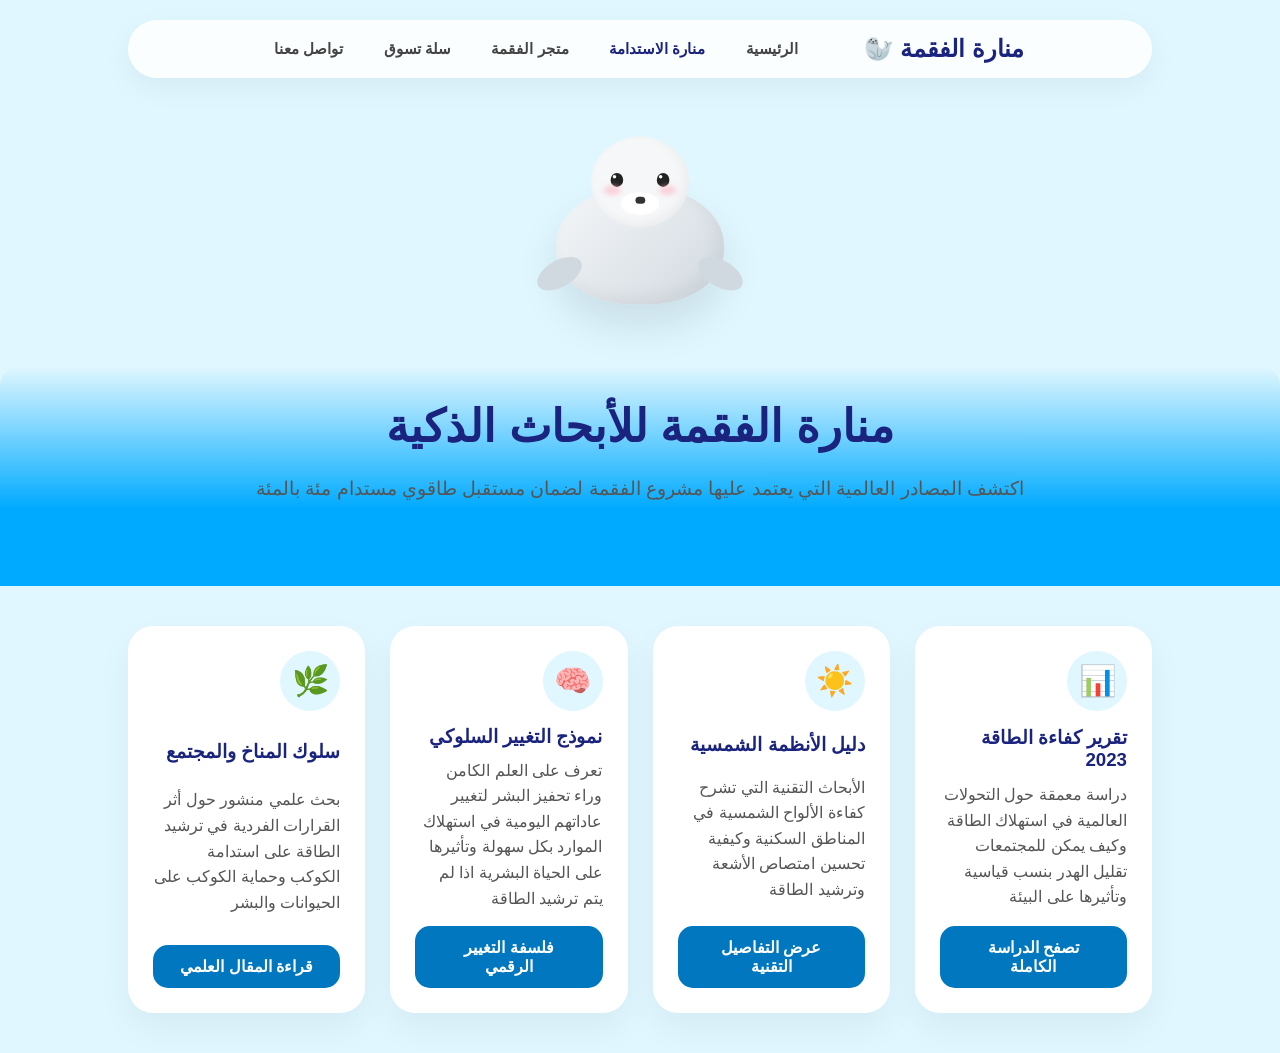
<file: sustainability.html.html>
<!DOCTYPE html>
<html lang="ar" dir="rtl">
<head>
<meta charset="UTF-8">
<meta name="viewport" content="width=device-width, initial-scale=1.0">
<title>منارة الأبحاث | الفقمة الذكية</title>
<link rel="stylesheet " href="style-sustainobility.css.css">

</head>
<body>

<header>
    <div class="logo">منارة الفقمة 🦭</div>
   <nav>
        <a href="index.html.html" >الرئيسية</a>
        <a href="sustainability.html.html"class="active">منارة الاستدامة</a>
        <a href="shop.html.html">متجر الفقمة</a>
         <a href="cart.html.html"> سلة تسوق</a>
        <a href="contact.html.html">تواصل معنا</a>
       
    </nav>
</header>

<section class="intro-section">
    <div class="seal-art-container">
        <div class="seal-main-body">
            <div class="side-flipper left"></div>
            <div class="side-flipper right"></div>
            <div class="seal-cute-head">
                <div class="eye-sparkle left"></div>
                <div class="eye-sparkle right"></div>
                <div class="pink-cheeks left"></div>
                <div class="pink-cheeks right"></div>
                <div class="cute-nose">
                    <div class="nose-dot"></div>
                </div>
            </div>
        </div>
    </div>
    <h1>منارة الفقمة للأبحاث الذكية</h1>
    <p>اكتشف المصادر العالمية التي يعتمد عليها مشروع الفقمة لضمان مستقبل طاقوي مستدام مئة بالمئة</p>

    <div class="sea"></div>
</section>

<main class="research-grid">
    <div class="card">
        <div class="icon-circle">📊</div>
        <h3>تقرير كفاءة الطاقة 2023</h3>
        <p>دراسة معمقة حول التحولات العالمية في استهلاك الطاقة وكيف يمكن للمجتمعات تقليل الهدر بنسب قياسية وتأثيرها على البيئة</p>
        <a href="https://www.irena.org/-/media/Files/IRENA/Agency/Publication/2024/Nov/IRENA_World_energy_transitions_outlook_2024.pdf?utm_source=chatgpt.com" target="_blank" class="link-btn">تصفح الدراسة الكاملة</a>
    </div>
    <div class="card">
        <div class="icon-circle">☀️</div>
        <h3>دليل الأنظمة الشمسية</h3>
        <p>الأبحاث التقنية التي تشرح كفاءة الألواح الشمسية في المناطق السكنية وكيفية تحسين امتصاص الأشعة وترشيد الطاقة</p>
        <a href="https://www.mdpi.com/2071-1050/17/15/6932?utm_source=chatgpt.com" target="_blank" class="link-btn">عرض التفاصيل التقنية</a>
    </div>
    <div class="card">
        <div class="icon-circle">🧠</div>
        <h3>نموذج التغيير السلوكي</h3>
        <p>تعرف على العلم الكامن وراء تحفيز البشر لتغيير عاداتهم اليومية في استهلاك الموارد بكل سهولة وتأثيرها على الحياة البشرية اذا لم يتم ترشيد الطاقة </p>
        <a href="https://www.sciencedirect.com/science/article/abs/pii/S1364032125000644?via%3Dihub" target="_blank" class="link-btn">فلسفة التغيير الرقمي</a>
    </div>
    <div class="card">
        <div class="icon-circle">🌿</div>
        <h3>سلوك المناخ والمجتمع</h3>
        <p>بحث علمي منشور حول أثر القرارات الفردية في ترشيد الطاقة على استدامة الكوكب وحماية الكوكب على الحيوانات والبشر </p>
        <a href="https://www.mdpi.com/2076-2615/11/5/1301?utm_source=.com" target="_blank" class="link-btn">قراءة المقال العلمي</a>
    </div>
</main>

</body>
</html>
<script>
window.addEventListener("DOMContentLoaded", () => {
    // نبدأ الصفحة خارج الشاشة
    document.body.style.transform = "translateX(100%)";
    document.body.style.opacity = "0";
    // نضيف Transition سريع جداً
    document.body.style.transition = "transform 0.10s ease-out, opacity 0.35s ease-out";

    // بعد قليل نرجعها لمكانها الطبيعي
    setTimeout(() => {
        document.body.style.transform = "translateX(0)";
        document.body.style.opacity = "1";
    }, 50); // 50ms كافية لتفعيل الحركة
});
</script>
</file>
<file: style-index.css>
/* ===== Variables ===== */
:root {
  --polar-white: #ffffff;
  --ice-blue: #d0f0ff;
  --ocean-depth: #1a237e;
  --action-blue: #0077be;
  --sun-glow: #ffcc00;
  --blush: #ffb7c5;
  --seal-soft: #f5f7f9;
  --seal-dark: #d1d9e0;
  --text-dark: #333;
  --text-light: #555;
}

/* ===== Global Reset ===== */
* {
  margin: 0;
  padding: 0;
  box-sizing: border-box;
}

body {
  font-family: 'Segoe UI', sans-serif;
  background: var(--ice-blue);
  color: var(--text-dark);
  overflow-x: hidden;
  line-height: 1.5;
}

/* ===== Header / Navbar ===== */
header {
  position: fixed;
  top: 20px;
  left: 5%;
  width: 90%;
  padding: 15px 50px;
  display: flex;
  justify-content: space-between;
  align-items: center;
  background: rgba(255, 255, 255, 0.9);
  backdrop-filter: blur(15px);
  border-radius: 100px;
  box-shadow: 0 10px 30px rgba(0,0,0,0.05);
  z-index: 1000;
  transition: all 0.3s ease-in-out;
}

.logo {
  font-size: 24px;
  font-weight: 900;
  color: var(--ocean-depth);
  line-height: 1;
  display: flex;
  flex-direction: column;
  align-items: center;
}

header nav {
  display: flex;
  gap: 25px;
  flex-wrap: wrap; /* مهم للموبايل */
  justify-content: center;
}

header nav a {
  text-decoration: none;
  font-weight: 700;
  font-size: 1.1rem;
  color: #444;
  transition: color 0.3s, transform 0.3s;
  white-space: nowrap;
}

header nav a:hover,
header nav a.active {
  color: var(--action-blue);
  transform: scale(1.05);
}

/* ===== Hero Section ===== */
.hero {
  min-height: 100vh;
  padding: 150px 8% 50px;
  display: flex;
  flex-wrap: wrap;
  justify-content: space-around;
  align-items: center;
  background: radial-gradient(circle at 30% 30%, var(--polar-white) 0%, var(--ice-blue) 100%);
  position: relative;
  overflow: hidden;
}

/* ===== Background Gradient (Blue from side) ===== */
.hero::before {
  content: "";
  position: absolute;
  top: 0;
  left: 0;
  width: 100%;
  height: 100%;
  background: linear-gradient(to right, rgba(0, 119, 190, 0.3), transparent 60%);
  z-index: 1;
}

.hero-content {
  max-width: 550px;
  z-index: 2;
  text-align: right;
}

.hero-content h1 {
  font-size: 3.5rem;
  color: var(--ocean-depth);
  margin-bottom: 20px;
  line-height: 1.3;
}

.hero-content p {
  font-size: 1.4rem;
  color: var(--text-light);
  margin-bottom: 40px;
}

.cta-button {
  display: inline-block;
  padding: 18px 45px;
  font-size: 1.3rem;
  font-weight: 800;
  color: var(--polar-white);
  background: var(--action-blue);
  border-radius: 50px;
  text-decoration: none;
  box-shadow: 0 10px 30px rgba(0,119,190,0.3);
  transition: all 0.4s ease-in-out;
}

.cta-button:hover {
  transform: translateY(-5px) scale(1.05);
  background: var(--ocean-depth);
}

/* ===== Seal Illustration ===== */
.seal-art-box {
    width: 450px;
    height: 400px;
    display: flex;
    justify-content: center;
    align-items: flex-end;
    position: relative;
    z-index: 2;
    top: 20px;
    transform: scale(0.6); /* */
}

.seal-main-body {
  width: 350px;
  height: 240px;
  border-radius: 50% 50% 45% 45%;
  background: linear-gradient(135deg, var(--seal-soft), var(--seal-dark));
  animation: swimGentle 4s infinite ease-in-out;
  position: relative;
}

.seal-cute-head {
  width: 180px;
  height: 170px;
  border-radius: 50%;
  background: var(--seal-soft);
  position: absolute;
  top: -90px;
  left: 50%;
  transform: translateX(-50%);
}

.eye-sparkle {
  width: 22px;
  height: 25px;
  background: #222;
  border-radius: 40%;
  position: absolute;
  top: 70px;
}

.eye-sparkle.left { left: 30px; }
.eye-sparkle.right { right: 30px; }

.pink-cheeks {
  width: 35px;
  height: 18px;
  background: var(--blush);
  border-radius: 50%;
  position: absolute;
  top: 95px;
  opacity: 0.6;
  filter: blur(5px);
}

.pink-cheeks.left { left: 25px; }
.pink-cheeks.right { right: 25px; }

.cute-nose {
  width: 80px;
  height: 50px;
  background: var(--polar-white);
  border-radius: 50%;
  position: absolute;
  bottom: 35px;
  left: 50%;
  transform: translateX(-50%);
  display: flex;
  justify-content: center;
  align-items: flex-start;
}

.nose-dot {
  width: 18px;
  height: 12px;
  background: #333;
  border-radius: 50%;
  margin-top: 10px;
}

.side-flipper {
  width: 100px;
  height: 50px;
  background: var(--seal-dark);
  border-radius: 50%;
  position: absolute;
  bottom: 30px;
  z-index: -1;
}

.side-flipper.left { left: -40px; transform: rotate(-30deg); }
.side-flipper.right { right: -40px; transform: rotate(30deg); }

/* ===== Floating Sun ===== */
.floating-sun {
  position: absolute;
  top: -80px;
  left: 50%;
  transform: translateX(-50%);
  font-size: 100px;
  filter: drop-shadow(0 0 30px var(--sun-glow));
  animation: sunBreath 3s ease-in-out infinite alternate;
}

@keyframes sunBreath {
  0%   { transform: translateX(-50%) scale(1); }
  50%  { transform: translateX(-50%) scale(1.08); }
  100% { transform: translateX(-50%) scale(1); }
}

/* ===== Seal Gentle Swim ===== */
@keyframes swimGentle {
  0%, 100% { transform: translateY(0); }
  50% { transform: translateY(-20px); }
}

/* ===== Responsive ===== */
@media (max-width: 1024px) {
  .hero {
    flex-direction: column;
    padding: 120px 5% 50px;
  }

  .hero-content h1 { font-size: 3rem; }
  .hero-content p { font-size: 1.2rem; }
}

/* ===== Mobile Fix (THIS is the important part) ===== */
@media (max-width: 768px) {

  header {
    padding: 12px 16px;
    width: 95%;
    left: 2.5%;
    top: 12px;
    border-radius: 28px;
    flex-direction: column;
    gap: 10px;
  }

  .logo {
    font-size: 20px;
  }

  header nav {
    gap: 10px;
  }

  header nav a {
    font-size: 0.95rem;
  }

  .hero {
    flex-direction: column;
    align-items: center;
    justify-content: center;
    text-align: center;
    padding: 150px 20px 40px; /* عشان الهيدر fixed */
  }

  .hero-content {
    max-width: 100%;
    text-align: center;
  }

  .hero-content h1 {
    font-size: 2.2rem;
  }

  .hero-content p {
    font-size: 1.1rem;
  }

  .cta-button {
    padding: 14px 35px;
    font-size: 1.1rem;
  }

  /* ينزل الدبدوب تحت فعلياً */
  .seal-art-box {
    width: 280px;
    height: 260px;
    margin-top: 60px;
    top: 0; /* نشيل تحريك الدسكتوب */
  }

  .seal-main-body {
    width: 230px;
    height: 150px;
  }

  .seal-cute-head {
    width: 120px;
    height: 115px;
    top: -65px;
  }

  .floating-sun {
    font-size: 80px;
    top: -70px;
  }
}
</file>
<file: style-cart.css>
:root {
            --ocean-blue: #00aaff;
            --soft-sky: #e3f2fd;
            --accent-orange: #ff6d00;
            --seal-white: #ffffff;
            --deep-navy: #1a237e;
            --blush-pink: #ffb7c5;
        }

        body {
            font-family: 'Segoe UI', Tahoma, Geneva, Verdana, sans-serif;
            background-color: var(--soft-sky);
            margin: 0;
            padding: 0;
            color: #333;
            overflow-x: hidden;
            min-height: 100vh;
            display: flex;
            flex-direction: column;
            align-items: center;
        }

        header {
            width: 100%;
            padding: 40px 0 10px 0;
            text-align: center;
            display: flex;
            justify-content: right; /* تم التعديل للوسط لضمان التوازي */
        }

        .logo-container {
            display: flex;
            align-items:right;
            gap: 15px;
            font-size: 35px;
            font-weight: 900;
            color: var(--deep-navy);
        }

        h1 {
            font-size: 2.2rem;
            color: var(--deep-navy);
            margin: 10px 0 40px 0;
            text-align: center;
        }

        .cart-list {
            width: 90%;
            max-width: 700px;
            display: flex;
            flex-direction: column;
            gap: 15px;
            margin-bottom: 40px;
            z-index: 10;
            min-height: 100px;
            justify-content: center;
        }

        .empty-msg {
            font-size: 1.6rem;
            color: #777;
            text-align: center;
            width: 100%;
            padding: 40px 0;
            display: flex;
            flex-direction: column;
            align-items: center;
            gap: 10px;
            font-weight: 600;
        }

        .cart-item {
            background: white;
            border-radius: 20px;
            padding: 15px 25px;
            display: flex;
            justify-content: space-between;
            align-items: center;
            box-shadow: 0 10px 25px rgba(0,0,0,0.05);
            border: 2px solid white;
        }

        .item-info { 
            display: flex;
            flex-direction: column;
            align-items: flex-start;
            flex-grow: 1;
        }

        .item-name { 
            font-size: 1.2rem; 
            font-weight: 800; 
            color: #222;
            margin: 0;
        }

        .item-price { 
            color: var(--ocean-blue); 
            font-weight: bold; 
            margin-top: 2px; 
        }

        .remove-btn {
            background: #ff4757;
            color: white;
            border: none;
            padding: 10px 20px;
            border-radius: 12px;
            font-weight: bold;
            cursor: pointer;
            margin-right: 20px;
            white-space: nowrap;
        }

        .actions {
            display: flex;
            gap: 15px;
            margin-bottom: 250px;
            z-index: 10;
            justify-content: center;
        }

        .btn {
            padding: 15px 40px;
            border-radius: 50px;
            border: none;
            font-weight: 900;
            font-size: 1.1rem;
            cursor: pointer;
            box-shadow: 0 5px 15px rgba(0,0,0,0.1);
            transition: 0.3s;
        }

        .btn:hover { transform: translateY(-3px); }

        .btn-confirm { background: var(--accent-orange); color: white; }
        .btn-clear { background: white; color: var(--deep-navy); }

        .ocean-floor {
            position: fixed;
            bottom: 0;
            left: 0;
            width: 100%;
            height: 180px;
            background: linear-gradient(to top, var(--ocean-blue) 40%, transparent);
            z-index: 5;
            pointer-events: none;
        }

        .seal-container {
            position: fixed;
            bottom: 40px;
            left: 50%;
            transform: translateX(-50%);
            z-index: 100;
            animation: swimMotion 5s infinite ease-in-out;
        }

        .cute-seal {
            position: relative;
            width: 180px;
            height: 150px;
            background: var(--seal-white);
            border-radius: 50% 50% 45% 45%;
            box-shadow: inset -10px -10px 20px rgba(0,0,0,0.05), 0 10px 30px rgba(0,0,0,0.1);
        }

        .seal-eye {
            position: absolute;
            top: 55px;
            width: 16px;
            height: 16px;
            background: #222;
            border-radius: 50%;
        }
        .seal-eye.left { left: 45px; }
        .seal-eye.right { right: 45px; }

        .seal-blush {
            position: absolute;
            top: 75px;
            width: 25px;
            height: 15px;
            background: var(--blush-pink);
            border-radius: 50%;
            filter: blur(4px);
            opacity: 0.7;
        }
        .seal-blush.left { left: 25px; }
        .seal-blush.right { right: 25px; }

        .seal-nose {
            position: absolute;
            top: 80px;
            left: 50%;
            transform: translateX(-50%);
            width: 14px;
            height: 10px;
            background: #444;
            border-radius: 50%;
        }

        .flipper {
            position: absolute;
            bottom: 20px;
            width: 50px;
            height: 30px;
            background: var(--seal-white);
            border-radius: 50%;
            z-index: -1;
        }
        .flipper.left { left: -25px; transform: rotate(-30deg); }
        .flipper.right { right: -25px; transform: rotate(30deg); }

        @keyframes swimMotion {
            0%, 100% { transform: translate(-50%, 0) rotate(3deg); }
            50% { transform: translate(-50%, -20px) rotate(-3deg); }
        }
</file>
<file: style-cart.css.css>
:root {
            --ocean-blue: #00aaff;
            --soft-sky: #e3f2fd;
            --accent-orange: #ff6d00;
            --seal-white: #ffffff;
            --deep-navy: #1a237e;
            --blush-pink: #ffb7c5;
        }

        body {
            font-family: 'Segoe UI', Tahoma, Geneva, Verdana, sans-serif;
            background-color: var(--soft-sky);
            margin: 0;
            padding: 0;
            color: #333;
            overflow-x: hidden;
            min-height: 100vh;
            display: flex;
            flex-direction: column;
            align-items: center;
        }

        header {
            width: 100%;
            padding: 40px 0 10px 0;
            text-align: center;
            display: flex;
            justify-content: right; /* تم التعديل للوسط لضمان التوازي */
        }

        .logo-container {
            display: flex;
            align-items:right;
            gap: 15px;
            font-size: 35px;
            font-weight: 900;
            color: var(--deep-navy);
        }

        h1 {
            font-size: 2.2rem;
            color: var(--deep-navy);
            margin: 10px 0 40px 0;
            text-align: center;
        }

        .cart-list {
            width: 90%;
            max-width: 700px;
            display: flex;
            flex-direction: column;
            gap: 15px;
            margin-bottom: 40px;
            z-index: 10;
            min-height: 100px;
            justify-content: center;
        }

        .empty-msg {
            font-size: 1.6rem;
            color: #777;
            text-align: center;
            width: 100%;
            padding: 40px 0;
            display: flex;
            flex-direction: column;
            align-items: center;
            gap: 10px;
            font-weight: 600;
        }

        .cart-item {
            background: white;
            border-radius: 20px;
            padding: 15px 25px;
            display: flex;
            justify-content: space-between;
            align-items: center;
            box-shadow: 0 10px 25px rgba(0,0,0,0.05);
            border: 2px solid white;
        }

        .item-info { 
            display: flex;
            flex-direction: column;
            align-items: flex-start;
            flex-grow: 1;
        }

        .item-name { 
            font-size: 1.2rem; 
            font-weight: 800; 
            color: #222;
            margin: 0;
        }

        .item-price { 
            color: var(--ocean-blue); 
            font-weight: bold; 
            margin-top: 2px; 
        }

        .remove-btn {
            background: #ff4757;
            color: white;
            border: none;
            padding: 10px 20px;
            border-radius: 12px;
            font-weight: bold;
            cursor: pointer;
            margin-right: 20px;
            white-space: nowrap;
        }

        .actions {
            display: flex;
            gap: 15px;
            margin-bottom: 250px;
            z-index: 10;
            justify-content: center;
        }

        .btn {
            padding: 15px 40px;
            border-radius: 50px;
            border: none;
            font-weight: 900;
            font-size: 1.1rem;
            cursor: pointer;
            box-shadow: 0 5px 15px rgba(0,0,0,0.1);
            transition: 0.3s;
        }

        .btn:hover { transform: translateY(-3px); }

        .btn-confirm { background: var(--accent-orange); color: white; }
        .btn-clear { background: white; color: var(--deep-navy); }

        .ocean-floor {
            position: fixed;
            bottom: 0;
            left: 0;
            width: 100%;
            height: 180px;
            background: linear-gradient(to top, var(--ocean-blue) 40%, transparent);
            z-index: 5;
            pointer-events: none;
        }

        .seal-container {
            position: fixed;
            bottom: 40px;
            left: 50%;
            transform: translateX(-50%);
            z-index: 100;
            animation: swimMotion 5s infinite ease-in-out;
        }

        .cute-seal {
            position: relative;
            width: 180px;
            height: 150px;
            background: var(--seal-white);
            border-radius: 50% 50% 45% 45%;
            box-shadow: inset -10px -10px 20px rgba(0,0,0,0.05), 0 10px 30px rgba(0,0,0,0.1);
        }

        .seal-eye {
            position: absolute;
            top: 55px;
            width: 16px;
            height: 16px;
            background: #222;
            border-radius: 50%;
        }
        .seal-eye.left { left: 45px; }
        .seal-eye.right { right: 45px; }

        .seal-blush {
            position: absolute;
            top: 75px;
            width: 25px;
            height: 15px;
            background: var(--blush-pink);
            border-radius: 50%;
            filter: blur(4px);
            opacity: 0.7;
        }
        .seal-blush.left { left: 25px; }
        .seal-blush.right { right: 25px; }

        .seal-nose {
            position: absolute;
            top: 80px;
            left: 50%;
            transform: translateX(-50%);
            width: 14px;
            height: 10px;
            background: #444;
            border-radius: 50%;
        }

        .flipper {
            position: absolute;
            bottom: 20px;
            width: 50px;
            height: 30px;
            background: var(--seal-white);
            border-radius: 50%;
            z-index: -1;
        }
        .flipper.left { left: -25px; transform: rotate(-30deg); }
        .flipper.right { right: -25px; transform: rotate(30deg); }

        @keyframes swimMotion {
            0%, 100% { transform: translate(-50%, 0) rotate(3deg); }
            50% { transform: translate(-50%, -20px) rotate(-3deg); }
        }
</file>
<file: style-contact.css>
:root {
            --ocean-blue: #00aaff;
            --soft-sky: #e3f2fd;
            --accent-orange: #ff6d00;
            --seal-white: #ffffff;
            --deep-navy: #1a237e;
            --blush-pink: #ffb7c5;
        }

        body {
            font-family: 'Segoe UI', Tahoma, Geneva, Verdana, sans-serif;
            background-color: var(--soft-sky);
            margin: 0;
            padding: 0;
            color: #333;
            display: flex;
            flex-direction: column;
            align-items: center;
            min-height: 100vh;
        }

        header {
            width: 100%;
            padding: 40px 0 10px 0;
            display: flex;
            justify-content: center;
        }

        .logo-container {
            display: flex;
            align-items: center;
            gap: 15px;
            font-size: 35px;
            font-weight: 900;
            color: var(--deep-navy);
        }

        h1 {
            font-size: 2.2rem;
            color: var(--deep-navy);
            margin: 10px 0 30px 0;
            text-align: center;
        }

        .contact-card {
            background: white;
            width: 90%;
            max-width: 500px;
            border-radius: 30px;
            padding: 30px;
            box-shadow: 0 15px 35px rgba(0,0,0,0.1);
            z-index: 10;
            display: flex;
            flex-direction: column;
            gap: 20px;
            border: 3px solid white;
        }

        .contact-item {
            display: flex;
            align-items: center;
            gap: 20px;
            padding: 15px;
            border-radius: 20px;
            background: var(--soft-sky);
            text-decoration: none;
            color: var(--deep-navy);
            transition: 0.3s;
        }

        .contact-item:hover {
            transform: scale(1.05);
            background: var(--ocean-blue);
            color: white;
        }

        .icon {
            font-size: 24px;
        }

        .contact-text {
            font-weight: 700;
            font-size: 1.1rem;
        }

        .footer-rights {
            margin-top: 40px;
            color: var(--deep-navy);
            font-weight: bold;
            text-align: center;
            z-index: 10;
            font-size: 0.9rem;
        }

        /* الثيم البحري والفقمة */
        .ocean-floor {
            position: fixed;
            bottom: 0;
            left: 0;
            width: 100%;
            height: 180px;
            background: linear-gradient(to top, var(--ocean-blue) 40%, transparent);
            z-index: 5;
            pointer-events: none;
        }


        @keyframes swimMotion {
            0%, 100% { transform: translate(-50%, 0) rotate(2deg); }
            50% { transform: translate(-50%, -15px) rotate(-2deg); }
        }

        .back-btn {
            margin-top: 20px;
            padding: 10px 25px;
            background: var(--deep-navy);
            color: white;
            border-radius: 50px;
            text-decoration: none;
            font-weight: bold;
            font-size: 0.9rem;
            z-index: 10;
        }
</file>
<file: style-contact.css.css>
:root {
            --ocean-blue: #00aaff;
            --soft-sky: #e3f2fd;
            --accent-orange: #ff6d00;
            --seal-white: #ffffff;
            --deep-navy: #1a237e;
            --blush-pink: #ffb7c5;
        }

        body {
            font-family: 'Segoe UI', Tahoma, Geneva, Verdana, sans-serif;
            background-color: var(--soft-sky);
            margin: 0;
            padding: 0;
            color: #333;
            display: flex;
            flex-direction: column;
            align-items: center;
            min-height: 100vh;
        }

        header {
            width: 100%;
            padding: 40px 0 10px 0;
            display: flex;
            justify-content: center;
        }

        .logo-container {
            display: flex;
            align-items: center;
            gap: 15px;
            font-size: 35px;
            font-weight: 900;
            color: var(--deep-navy);
        }

        h1 {
            font-size: 2.2rem;
            color: var(--deep-navy);
            margin: 10px 0 30px 0;
            text-align: center;
        }

        .contact-card {
            background: white;
            width: 90%;
            max-width: 500px;
            border-radius: 30px;
            padding: 30px;
            box-shadow: 0 15px 35px rgba(0,0,0,0.1);
            z-index: 10;
            display: flex;
            flex-direction: column;
            gap: 20px;
            border: 3px solid white;
        }

        .contact-item {
            display: flex;
            align-items: center;
            gap: 20px;
            padding: 15px;
            border-radius: 20px;
            background: var(--soft-sky);
            text-decoration: none;
            color: var(--deep-navy);
            transition: 0.3s;
        }

        .contact-item:hover {
            transform: scale(1.05);
            background: var(--ocean-blue);
            color: white;
        }

        .icon {
            font-size: 24px;
        }

        .contact-text {
            font-weight: 700;
            font-size: 1.1rem;
        }

        .footer-rights {
            margin-top: 40px;
            color: var(--deep-navy);
            font-weight: bold;
            text-align: center;
            z-index: 10;
            font-size: 0.9rem;
        }

        /* الثيم البحري والفقمة */
        .ocean-floor {
            position: fixed;
            bottom: 0;
            left: 0;
            width: 100%;
            height: 180px;
            background: linear-gradient(to top, var(--ocean-blue) 40%, transparent);
            z-index: 5;
            pointer-events: none;
        }


        @keyframes swimMotion {
            0%, 100% { transform: translate(-50%, 0) rotate(2deg); }
            50% { transform: translate(-50%, -15px) rotate(-2deg); }
        }

        .back-btn {
            margin-top: 20px;
            padding: 10px 25px;
            background: var(--deep-navy);
            color: white;
            border-radius: 50px;
            text-decoration: none;
            font-weight: bold;
            font-size: 0.9rem;
            z-index: 10;
        }
</file>
<file: style-index.css.css>
/* ===== Variables ===== */
:root {
  --polar-white: #ffffff;
  --ice-blue: #d0f0ff;
  --ocean-depth: #1a237e;
  --action-blue: #0077be;
  --sun-glow: #ffcc00;
  --blush: #ffb7c5;
  --seal-soft: #f5f7f9;
  --seal-dark: #d1d9e0;
  --text-dark: #333;
  --text-light: #555;
}

/* ===== Global Reset ===== */
* {
  margin: 0;
  padding: 0;
  box-sizing: border-box;
}

body {
  font-family: 'Segoe UI', sans-serif;
  background: var(--ice-blue);
  color: var(--text-dark);
  overflow-x: hidden;
  line-height: 1.5;
}

/* ===== Header / Navbar ===== */
header {
  position: fixed;
  top: 20px;
  left: 5%;
  width: 90%;
  padding: 15px 50px;
  display: flex;
  justify-content: space-between;
  align-items: center;
  background: rgba(255, 255, 255, 0.9);
  backdrop-filter: blur(15px);
  border-radius: 100px;
  box-shadow: 0 10px 30px rgba(0,0,0,0.05);
  z-index: 1000;
  transition: all 0.3s ease-in-out;
}

.logo {
  font-size: 24px;
  font-weight: 900;
  color: var(--ocean-depth);
  line-height: 1;
  display: flex;
  flex-direction: column;
  align-items: center;
}

header nav {
  display: flex;
  gap: 25px;
  flex-wrap: wrap; /* مهم للموبايل */
  justify-content: center;
}

header nav a {
  text-decoration: none;
  font-weight: 700;
  font-size: 1.1rem;
  color: #444;
  transition: color 0.3s, transform 0.3s;
  white-space: nowrap;
}

header nav a:hover,
header nav a.active {
  color: var(--action-blue);
  transform: scale(1.05);
}

/* ===== Hero Section ===== */
.hero {
  min-height: 100vh;
  padding: 150px 8% 50px;
  display: flex;
  flex-wrap: wrap;
  justify-content: space-around;
  align-items: center;
  background: radial-gradient(circle at 30% 30%, var(--polar-white) 0%, var(--ice-blue) 100%);
  position: relative;
  overflow: hidden;
}

/* ===== Background Gradient (Blue from side) ===== */
.hero::before {
  content: "";
  position: absolute;
  top: 0;
  left: 0;
  width: 100%;
  height: 100%;
  background: linear-gradient(to right, rgba(0, 119, 190, 0.3), transparent 60%);
  z-index: 1;
}

.hero-content {
  max-width: 550px;
  z-index: 2;
  text-align: right;
}

.hero-content h1 {
  font-size: 3.5rem;
  color: var(--ocean-depth);
  margin-bottom: 20px;
  line-height: 1.3;
}

.hero-content p {
  font-size: 1.4rem;
  color: var(--text-light);
  margin-bottom: 40px;
}

.cta-button {
  display: inline-block;
  padding: 18px 45px;
  font-size: 1.3rem;
  font-weight: 800;
  color: var(--polar-white);
  background: var(--action-blue);
  border-radius: 50px;
  text-decoration: none;
  box-shadow: 0 10px 30px rgba(0,119,190,0.3);
  transition: all 0.4s ease-in-out;
}

.cta-button:hover {
  transform: translateY(-5px) scale(1.05);
  background: var(--ocean-depth);
}

/* ===== Seal Illustration ===== */
.seal-art-box {
    width: 450px;
    height: 400px;
    display: flex;
    justify-content: center;
    align-items: flex-end;
    position: relative;
    z-index: 2;
    top: 20px;
    transform: scale(0.6); /* */
}

.seal-main-body {
  width: 350px;
  height: 240px;
  border-radius: 50% 50% 45% 45%;
  background: linear-gradient(135deg, var(--seal-soft), var(--seal-dark));
  animation: swimGentle 4s infinite ease-in-out;
  position: relative;
}

.seal-cute-head {
  width: 180px;
  height: 170px;
  border-radius: 50%;
  background: var(--seal-soft);
  position: absolute;
  top: -90px;
  left: 50%;
  transform: translateX(-50%);
}

.eye-sparkle {
  width: 22px;
  height: 25px;
  background: #222;
  border-radius: 40%;
  position: absolute;
  top: 70px;
}

.eye-sparkle.left { left: 30px; }
.eye-sparkle.right { right: 30px; }

.pink-cheeks {
  width: 35px;
  height: 18px;
  background: var(--blush);
  border-radius: 50%;
  position: absolute;
  top: 95px;
  opacity: 0.6;
  filter: blur(5px);
}

.pink-cheeks.left { left: 25px; }
.pink-cheeks.right { right: 25px; }

.cute-nose {
  width: 80px;
  height: 50px;
  background: var(--polar-white);
  border-radius: 50%;
  position: absolute;
  bottom: 35px;
  left: 50%;
  transform: translateX(-50%);
  display: flex;
  justify-content: center;
  align-items: flex-start;
}

.nose-dot {
  width: 18px;
  height: 12px;
  background: #333;
  border-radius: 50%;
  margin-top: 10px;
}

.side-flipper {
  width: 100px;
  height: 50px;
  background: var(--seal-dark);
  border-radius: 50%;
  position: absolute;
  bottom: 30px;
  z-index: -1;
}

.side-flipper.left { left: -40px; transform: rotate(-30deg); }
.side-flipper.right { right: -40px; transform: rotate(30deg); }

/* ===== Floating Sun ===== */
.floating-sun {
  position: absolute;
  top: -80px;
  left: 50%;
  transform: translateX(-50%);
  font-size: 100px;
  filter: drop-shadow(0 0 30px var(--sun-glow));
  animation: sunBreath 3s ease-in-out infinite alternate;
}

@keyframes sunBreath {
  0%   { transform: translateX(-50%) scale(1); }
  50%  { transform: translateX(-50%) scale(1.08); }
  100% { transform: translateX(-50%) scale(1); }
}

/* ===== Seal Gentle Swim ===== */
@keyframes swimGentle {
  0%, 100% { transform: translateY(0); }
  50% { transform: translateY(-20px); }
}

/* ===== Responsive ===== */
@media (max-width: 1024px) {
  .hero {
    flex-direction: column;
    padding: 120px 5% 50px;
  }

  .hero-content h1 { font-size: 3rem; }
  .hero-content p { font-size: 1.2rem; }
}

/* ===== Mobile Fix (THIS is the important part) ===== */
@media (max-width: 768px) {

  header {
    padding: 12px 16px;
    width: 95%;
    left: 2.5%;
    top: 12px;
    border-radius: 28px;
    flex-direction: column;
    gap: 10px;
  }

  .logo {
    font-size: 20px;
  }

  header nav {
    gap: 10px;
  }

  header nav a {
    font-size: 0.95rem;
  }

  .hero {
    flex-direction: column;
    align-items: center;
    justify-content: center;
    text-align: center;
    padding: 150px 20px 40px; /* عشان الهيدر fixed */
  }

  .hero-content {
    max-width: 100%;
    text-align: center;
  }

  .hero-content h1 {
    font-size: 2.2rem;
  }

  .hero-content p {
    font-size: 1.1rem;
  }

  .cta-button {
    padding: 14px 35px;
    font-size: 1.1rem;
  }

  /* ينزل الدبدوب تحت فعلياً */
  .seal-art-box {
    width: 280px;
    height: 260px;
    margin-top: 60px;
    top: 0; /* نشيل تحريك الدسكتوب */
  }

  .seal-main-body {
    width: 230px;
    height: 150px;
  }

  .seal-cute-head {
    width: 120px;
    height: 115px;
    top: -65px;
  }

  .floating-sun {
    font-size: 80px;
    top: -70px;
  }
}
</file>
<file: style-shpo.css>
:root {
    --polar-blue: #1a73e8;
    --soft-snow: #f4f7f9;
    --deep-ocean: #0d47a1;
    --action-blue: #0077be;
    --accent-orange: #ff6d00;
}

/* Reset */
* { margin:0; padding:0; box-sizing:border-box; }
body {
    font-family: 'Segoe UI', sans-serif;
    background-color: var(--soft-snow);
    color: #2c3e50;
    scroll-behavior: smooth;
}

/* HEADER */
header {
    display: flex;
    justify-content: space-between;
    align-items: center;
    padding: 15px 8%;
    background: rgba(255,255,255,0.95);
    backdrop-filter: blur(10px);
    box-shadow: 0 4px 12px rgba(0,0,0,0.05);
    position: sticky;
    top: 0;
    z-index: 1000;
}
.logo { font-size: 26px; font-weight: bold; color: var(--polar-blue); }
nav a {
    margin: 0 15px;
    text-decoration: none;
    color: #444;
    font-weight: 600;
}
nav a.active { color: var(--polar-blue); font-weight: bold; }
nav a:hover { color: var(--deep-ocean); }

.cart-status {
    background: var(--polar-blue);
    color: white;
    padding: 10px 20px;
    border-radius: 50px;
    font-weight: bold;
    display: flex;
    align-items: center;
    gap: 10px;
    cursor: pointer;
    transition: 0.3s;
}
.cart-status:hover { transform: scale(1.05); background: var(--deep-ocean); }

/* HERO */
.hero-section {
    text-align: center;
    padding: 80px 10% 40px;
    background: linear-gradient(180deg, #fff 0%, var(--soft-snow) 100%);
}
.hero-section h1 { font-size: 3rem; color: var(--deep-ocean); margin-bottom: 15px; }
.hero-section p { font-size: 1.3rem; color: #555; max-width: 700px; margin: 0 auto; }

/* GRID PRODUCTS */
.products-grid {
    display: grid;
    grid-template-columns: repeat(4, 1fr); /* أربعة منتجات جنب بعض */
    gap: 35px;
    padding: 40px 8% 100px;
}

.product-card {
    background: white;
    border-radius: 30px; /* زوايا المربع الأبيض */
    overflow: hidden;
    box-shadow: 0 20px 40px rgba(0,0,0,0.03);
    transition: transform 0.4s ease, box-shadow 0.4s ease, opacity 0.6s ease;
    border: 1px solid #f0f0f0;
    display: flex;
    flex-direction: column;
    opacity: 0; /* للظهور بحركة */
}
.product-card:hover { transform: translateY(-12px); box-shadow: 0 25px 50px rgba(26,115,232,0.1); }

.img-holder {
    width: 100%;
    height: 260px; 
    background: #eef2f7;
    display: flex;
    justify-content: center;
    align-items: center;
    border-radius: 0; /* الصورة بدون زوايا */
    overflow: hidden; 
}
.img-holder img {
    width: 100%;
    height: 100%;
    object-fit: cover;
    border-radius: 0; /* الصورة بدون زوايا */
}

.category {
    color: var(--action-blue);
    font-size: 0.85rem;
    font-weight: 800;
    text-transform: uppercase;
    margin-bottom: 10px;
    display: block;
     text-align: right;      /* محاذاة النص لليسار */
    margin-left: 12px; 
}
.content h3 { margin: 0 0 15px; font-size: 1.5rem; color: var(--deep-ocean); }
.content p { font-size: 0.95rem; color: #666; line-height: 1.7; margin-bottom: 25px; }

.footer-card {
    display: flex;
    justify-content: space-between;
    align-items: center;
    margin-top: auto;
    padding: 0 15px 15px 15px;
    border-radius: 20px; /* زوايا لمربع الأسعار */
}
.price { font-size: 1.8rem; font-weight: 900; color: #333; }
.price span { font-size: 0.9rem; color: #888; margin-right: 5px; }
.add-btn {
    background: var(--polar-blue);
    color: white;
    border: none;
    padding: 14px 28px;
    border-radius: 20px;
    font-weight: bold;
    cursor: pointer;
    transition: 0.3s;
}
.add-btn:hover { background: var(--accent-orange); box-shadow: 0 10px 20px rgba(255,109,0,0.2); }

/* RESPONSIVE */
@media (max-width: 1200px) { .products-grid { grid-template-columns: repeat(2, 1fr); } }
@media (max-width: 768px) { .products-grid { grid-template-columns: 1fr; } }
</file>
<file: style-sustainobility.css>
:root {
    --polar-white: #ffffff;
    --ice-blue: #e0f7ff;
    --ocean-depth: #1a237e;
    --action-blue: #0077be;
    --sun-glow: #ffcc00;
    --blush: #ffb7c5;
    --seal-soft: #f5f7f9;
    --seal-dark: #d1d9e0;
}

/* Reset */
* { margin:0; padding:0; box-sizing:border-box; }

body {
    font-family: 'Segoe UI', sans-serif;
    background-color: var(--ice-blue);
    color: #333;
}

/* HEADER */
header {
    display: flex;
    justify-content: space-between;
    align-items: center;
    padding: 15px 10%;
    background: rgba(255,255,255,0.85);
    backdrop-filter: blur(12px);
    position: fixed;
    width: 80%;
    top: 20px;
    left: 10%;
    border-radius: 50px;
    z-index: 1000;
    box-shadow: 0 10px 30px rgba(0,0,0,0.05);
}
header .logo {
    font-size: 24px;
    font-weight: 900;
    color: var(--ocean-depth);
}
header nav a {
    margin: 0 18px;
    text-decoration: none;
    color: #444;
    font-weight: 600;
    font-size: 0.95rem;
    transition: 0.3s;
}
header nav a:hover { color: var(--action-blue); }
header nav a.active { color: var(--ocean-depth); font-weight: bold; }

/* INTRO SECTION */
.intro-section {
    text-align: center;
    padding: 120px 10% 80px 10%;
    position: relative;
}

/* SEA */
.sea {
    position: absolute;
    bottom: 0;
    left: 0;
    width: 100%;
    height: 220px;
    background: linear-gradient(to top, #00aaff 35%, transparent 100%);
    z-index: -1;
    border-radius: 20px 20px 0 0;
}

/* SEAL ART */
.seal-art-container {
    position: relative;
    width: 300px;
    height: 250px;
    margin: 0 auto 30px;
    display: flex;
    justify-content: center;
    align-items: center;
}

.seal-main-body {
    position: relative;
    width: 240px;
    height: 170px;
    background: linear-gradient(135deg, var(--seal-soft) 0%, var(--seal-dark) 100%);
    border-radius: 50% 50% 45% 45%;
    box-shadow: 0 30px 60px rgba(0,0,0,0.1), inset -10px -10px 25px rgba(0,0,0,0.05);
    animation: swimGentle 4s infinite ease-in-out;
        transform: scale(0.7); /* */

}

.seal-cute-head {
    position: absolute;
    top: -70px;
    left: 50%;
    transform: translateX(-50%);
    width: 140px;
    height: 130px;
    background: var(--seal-soft);
    border-radius: 50%;
    box-shadow: inset -5px -5px 15px rgba(0,0,0,0.05);
}

.eye-sparkle {
    position: absolute;
    top: 52px;
    width: 18px;
    height: 20px;
    background: #222;
    border-radius: 50%;
}
.eye-sparkle.left { left: 28px; }
.eye-sparkle.right { right: 28px; }
.eye-sparkle::after {
    content: '';
    position: absolute;
    top: 3px;
    left: 3px;
    width: 5px;
    height: 5px;
    background: white;
    border-radius: 50%;
}

.pink-cheeks {
    position: absolute;
    top: 70px;
    width: 25px;
    height: 14px;
    background: var(--blush);
    border-radius: 50%;
    opacity: 0.6;
    filter: blur(4px);
}
.pink-cheeks.left { left: 18px; }
.pink-cheeks.right { right: 18px; }

.cute-nose {
    position: absolute;
    bottom: 18px;
    left: 50%;
    transform: translateX(-50%);
    width: 55px;
    height: 32px;
    background: white;
    border-radius: 50%;
    display: flex;
    justify-content: center;
}
.nose-dot {
    width: 14px;
    height: 10px;
    background: #333;
    border-radius: 10px;
    margin-top: 6px;
}

.side-flipper {
    position: absolute;
    bottom: 25px;
    width: 70px;
    height: 38px;
    background: var(--seal-dark);
    border-radius: 50%;
    z-index: -1;
}
.side-flipper.left { left: -30px; transform: rotate(-30deg); }
.side-flipper.right { right: -30px; transform: rotate(30deg); }

.intro-section h1 {
    font-size: 2.8rem;
    color: var(--ocean-depth);
    margin-bottom: 20px;
}
.intro-section p {
    font-size: 1.2rem;
    line-height: 1.7;
    color: #555;
}

/* BUTTON */
.cta-button {
    display: inline-block;
    margin-top: 25px;
    padding: 18px 45px;
    background: var(--action-blue);
    color: white;
    text-decoration: none;
    border-radius: 50px;
    font-weight: 800;
    font-size: 1.1rem;
    transition: 0.4s;
}
.cta-button:hover { transform: scale(1.05); background: var(--ocean-depth); }

/* ===== RESEARCH GRID ===== */
.research-grid {
    display: grid;
    grid-template-columns: repeat(4, 1fr); /* أربع أعمدة ثابتة */
    gap: 25px;
    padding: 40px 10%;
}

.card {
    background: var(--polar-white);
    border-radius: 25px;
    padding: 25px;
    box-shadow: 0 15px 35px rgba(0,0,0,0.05);
    transition: all 0.3s ease;
    display: flex;
    flex-direction: column;
    justify-content: space-between;
}
.card:hover { transform: translateY(-10px); box-shadow: 0 20px 40px rgba(0,119,190,0.15); }

.icon-circle {
    width: 60px;
    height: 60px;
    background: var(--ice-blue);
    border-radius: 50%;
    display: flex;
    align-items: center;
    justify-content: center;
    font-size: 30px;
    margin-bottom: 15px;
}

.card h3 { color: var(--ocean-depth); margin-bottom: 10px; }
.card p { color: #555; font-size: 1rem; line-height: 1.6; }

.link-btn {
    display: inline-block;
    margin-top: 15px;
    padding: 12px 25px;
    background: var(--action-blue);
    color: white;
    text-decoration: none;
    border-radius: 15px;
    font-weight: bold;
    text-align: center;
    transition: 0.3s;
}
.link-btn:hover { background: var(--ocean-depth); }

/* ===== Responsive Grid ===== */
@media (max-width: 1200px) {
    .research-grid {
        grid-template-columns: repeat(2, 1fr); /* عمودين على الشاشات المتوسطة */
    }
}
@media (max-width: 768px) {
    .research-grid {
        grid-template-columns: 1fr; /* عمود واحد على الموبايل */
        padding: 20px 5%;
    }
}
</file>
<file: style-sustainobility.css.css>
:root {
    --polar-white: #ffffff;
    --ice-blue: #e0f7ff;
    --ocean-depth: #1a237e;
    --action-blue: #0077be;
    --sun-glow: #ffcc00;
    --blush: #ffb7c5;
    --seal-soft: #f5f7f9;
    --seal-dark: #d1d9e0;
}

/* Reset */
* { margin:0; padding:0; box-sizing:border-box; }

body {
    font-family: 'Segoe UI', sans-serif;
    background-color: var(--ice-blue);
    color: #333;
}

/* HEADER */
header {
    display: flex;
    justify-content: space-between;
    align-items: center;
    padding: 15px 10%;
    background: rgba(255,255,255,0.85);
    backdrop-filter: blur(12px);
    position: fixed;
    width: 80%;
    top: 20px;
    left: 10%;
    border-radius: 50px;
    z-index: 1000;
    box-shadow: 0 10px 30px rgba(0,0,0,0.05);
}
header .logo {
    font-size: 24px;
    font-weight: 900;
    color: var(--ocean-depth);
}
header nav a {
    margin: 0 18px;
    text-decoration: none;
    color: #444;
    font-weight: 600;
    font-size: 0.95rem;
    transition: 0.3s;
}
header nav a:hover { color: var(--action-blue); }
header nav a.active { color: var(--ocean-depth); font-weight: bold; }

/* INTRO SECTION */
.intro-section {
    text-align: center;
    padding: 120px 10% 80px 10%;
    position: relative;
}

/* SEA */
.sea {
    position: absolute;
    bottom: 0;
    left: 0;
    width: 100%;
    height: 220px;
    background: linear-gradient(to top, #00aaff 35%, transparent 100%);
    z-index: -1;
    border-radius: 20px 20px 0 0;
}

/* SEAL ART */
.seal-art-container {
    position: relative;
    width: 300px;
    height: 250px;
    margin: 0 auto 30px;
    display: flex;
    justify-content: center;
    align-items: center;
}

.seal-main-body {
    position: relative;
    width: 240px;
    height: 170px;
    background: linear-gradient(135deg, var(--seal-soft) 0%, var(--seal-dark) 100%);
    border-radius: 50% 50% 45% 45%;
    box-shadow: 0 30px 60px rgba(0,0,0,0.1), inset -10px -10px 25px rgba(0,0,0,0.05);
    animation: swimGentle 4s infinite ease-in-out;
        transform: scale(0.7); /* */

}

.seal-cute-head {
    position: absolute;
    top: -70px;
    left: 50%;
    transform: translateX(-50%);
    width: 140px;
    height: 130px;
    background: var(--seal-soft);
    border-radius: 50%;
    box-shadow: inset -5px -5px 15px rgba(0,0,0,0.05);
}

.eye-sparkle {
    position: absolute;
    top: 52px;
    width: 18px;
    height: 20px;
    background: #222;
    border-radius: 50%;
}
.eye-sparkle.left { left: 28px; }
.eye-sparkle.right { right: 28px; }
.eye-sparkle::after {
    content: '';
    position: absolute;
    top: 3px;
    left: 3px;
    width: 5px;
    height: 5px;
    background: white;
    border-radius: 50%;
}

.pink-cheeks {
    position: absolute;
    top: 70px;
    width: 25px;
    height: 14px;
    background: var(--blush);
    border-radius: 50%;
    opacity: 0.6;
    filter: blur(4px);
}
.pink-cheeks.left { left: 18px; }
.pink-cheeks.right { right: 18px; }

.cute-nose {
    position: absolute;
    bottom: 18px;
    left: 50%;
    transform: translateX(-50%);
    width: 55px;
    height: 32px;
    background: white;
    border-radius: 50%;
    display: flex;
    justify-content: center;
}
.nose-dot {
    width: 14px;
    height: 10px;
    background: #333;
    border-radius: 10px;
    margin-top: 6px;
}

.side-flipper {
    position: absolute;
    bottom: 25px;
    width: 70px;
    height: 38px;
    background: var(--seal-dark);
    border-radius: 50%;
    z-index: -1;
}
.side-flipper.left { left: -30px; transform: rotate(-30deg); }
.side-flipper.right { right: -30px; transform: rotate(30deg); }

.intro-section h1 {
    font-size: 2.8rem;
    color: var(--ocean-depth);
    margin-bottom: 20px;
}
.intro-section p {
    font-size: 1.2rem;
    line-height: 1.7;
    color: #555;
}

/* BUTTON */
.cta-button {
    display: inline-block;
    margin-top: 25px;
    padding: 18px 45px;
    background: var(--action-blue);
    color: white;
    text-decoration: none;
    border-radius: 50px;
    font-weight: 800;
    font-size: 1.1rem;
    transition: 0.4s;
}
.cta-button:hover { transform: scale(1.05); background: var(--ocean-depth); }

/* ===== RESEARCH GRID ===== */
.research-grid {
    display: grid;
    grid-template-columns: repeat(4, 1fr); /* أربع أعمدة ثابتة */
    gap: 25px;
    padding: 40px 10%;
}

.card {
    background: var(--polar-white);
    border-radius: 25px;
    padding: 25px;
    box-shadow: 0 15px 35px rgba(0,0,0,0.05);
    transition: all 0.3s ease;
    display: flex;
    flex-direction: column;
    justify-content: space-between;
}
.card:hover { transform: translateY(-10px); box-shadow: 0 20px 40px rgba(0,119,190,0.15); }

.icon-circle {
    width: 60px;
    height: 60px;
    background: var(--ice-blue);
    border-radius: 50%;
    display: flex;
    align-items: center;
    justify-content: center;
    font-size: 30px;
    margin-bottom: 15px;
}

.card h3 { color: var(--ocean-depth); margin-bottom: 10px; }
.card p { color: #555; font-size: 1rem; line-height: 1.6; }

.link-btn {
    display: inline-block;
    margin-top: 15px;
    padding: 12px 25px;
    background: var(--action-blue);
    color: white;
    text-decoration: none;
    border-radius: 15px;
    font-weight: bold;
    text-align: center;
    transition: 0.3s;
}
.link-btn:hover { background: var(--ocean-depth); }

/* ===== Responsive Grid ===== */
@media (max-width: 1200px) {
    .research-grid {
        grid-template-columns: repeat(2, 1fr); /* عمودين على الشاشات المتوسطة */
    }
}
@media (max-width: 768px) {
    .research-grid {
        grid-template-columns: 1fr; /* عمود واحد على الموبايل */
        padding: 20px 5%;
    }
}
</file>
